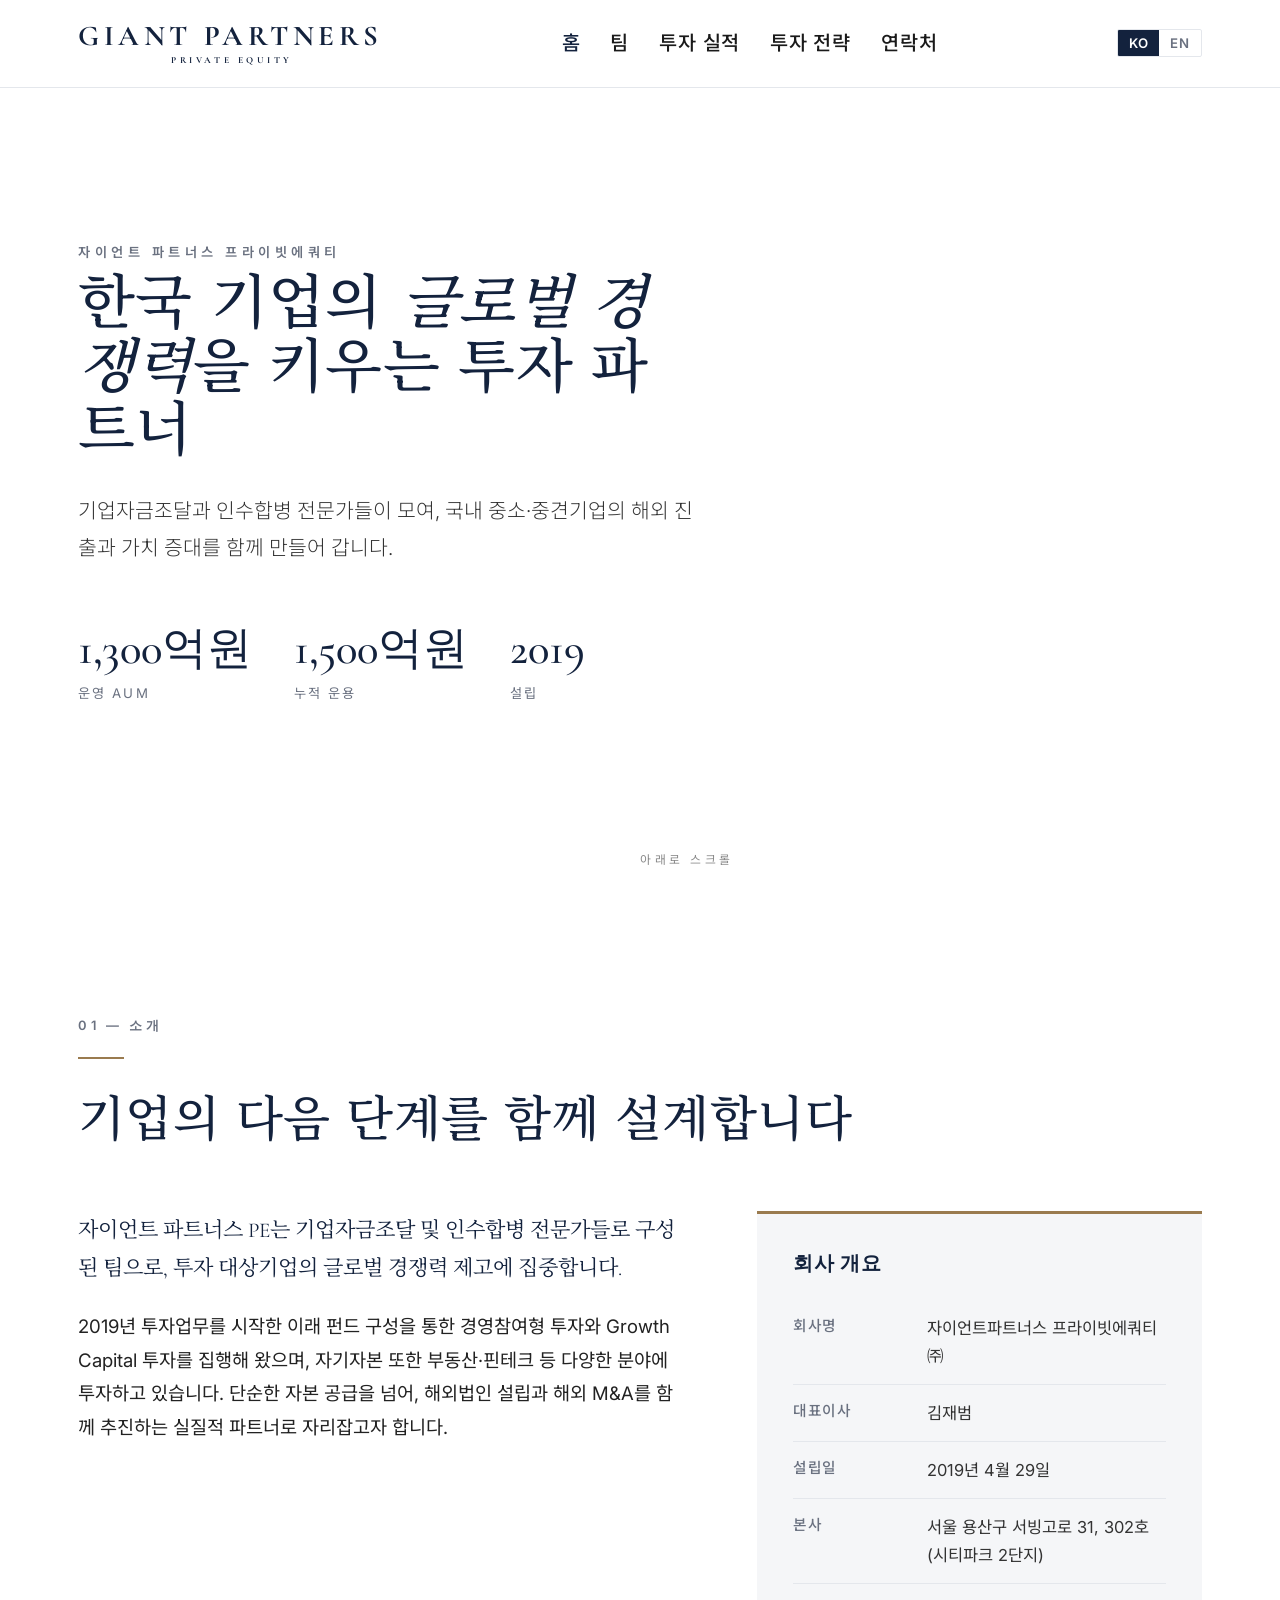
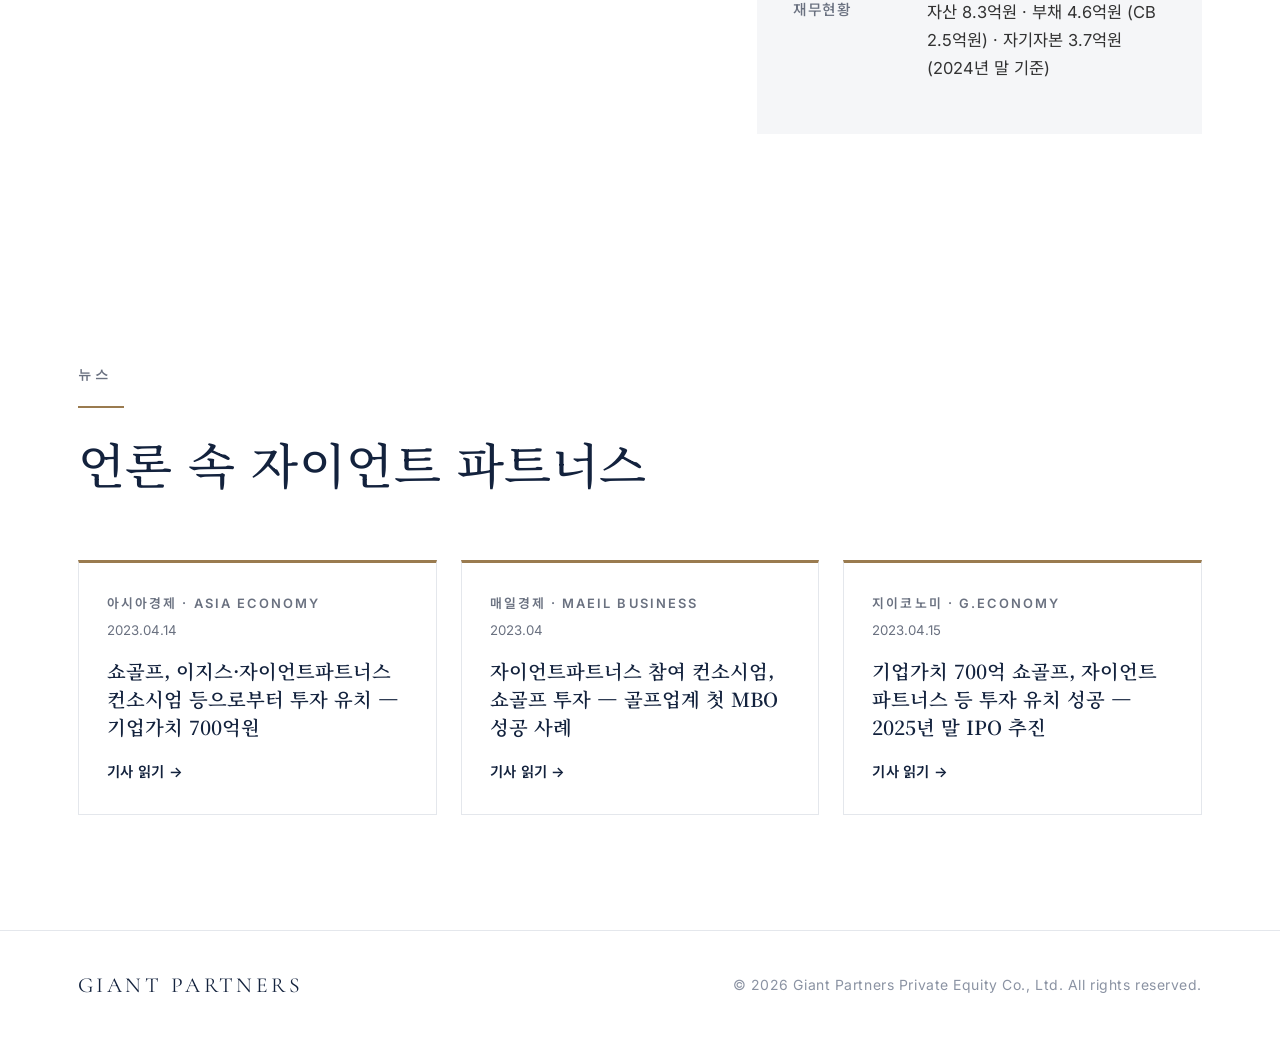
<file: index.html>
<!DOCTYPE html>
<html lang="ko">
<head>
<meta charset="UTF-8" />
<meta name="viewport" content="width=device-width, initial-scale=1.0" />
<title>Giant Partners Private Equity</title>
<meta name="description" content="Giant Partners Private Equity — 국내 중소·중견기업의 글로벌 경쟁력 제고에 집중하는 사모펀드 운용사 / A private equity firm focused on the global competitiveness of Korean middle-market companies." />
<link rel="preconnect" href="https://fonts.googleapis.com">
<link rel="preconnect" href="https://fonts.gstatic.com" crossorigin>
<link href="https://fonts.googleapis.com/css2?family=Cormorant+Garamond:ital,wght@0,400;0,500;0,600;1,400&family=Inter:wght@300;400;500;600&family=Noto+Sans+KR:wght@300;400;500;700&family=Noto+Serif+KR:wght@400;500;600&display=swap" rel="stylesheet">
<link rel="stylesheet" href="./static/style.css?v=5">
<script src="./static/script.js" defer></script>
</head>
<body class="lang-ko">

<!-- ================= TOP BAR ================= -->
<header class="topbar" id="topbar">
  <div class="topbar-inner">
    <a href="index.html" class="logo">
      <span class="logo-mark">GIANT PARTNERS</span>
      <span class="logo-sub">Private Equity</span>
    </a>
    <nav class="nav-links" id="navLinks">
      <a class="active" href="index.html"><span class="ko">홈</span><span class="en">Home</span></a>
      <a href="views/team.html"><span class="ko">팀</span><span class="en">Team</span></a>
      <a href="views/track-record.html"><span class="ko">투자 실적</span><span class="en">Track Record</span></a>
      <a href="views/strategy.html"><span class="ko">투자 전략</span><span class="en">Strategy</span></a>
      <a href="views/contact.html"><span class="ko">연락처</span><span class="en">Contact</span></a>
    </nav>
    <div style="display:flex;align-items:center;gap:16px;">
      <div class="lang-switch">
        <button class="lang-btn active" data-lang="ko" onclick="setLang('ko')">KO</button>
        <button class="lang-btn" data-lang="en" onclick="setLang('en')">EN</button>
      </div>
      <button class="nav-toggle" id="navToggle" aria-label="Menu"><span></span><span></span><span></span></button>
    </div>
  </div>
</header>

<!-- ================= HERO ================= -->
<section class="hero" id="top">
  <div class="hero-inner">
    <span class="hero-eyebrow"><span class="ko">자이언트 파트너스 프라이빗에쿼티</span><span class="en">Giant Partners Private Equity</span></span>
    <h1>
      <span class="ko">한국 기업의 <em>글로벌 경쟁력</em>을 키우는 투자 파트너</span>
      <span class="en">A partner in building the <em>global competitiveness</em> of Korean companies</span>
    </h1>
    <p class="sub">
      <span class="ko">기업자금조달과 인수합병 전문가들이 모여, 국내 중소·중견기업의 해외 진출과 가치 증대를 함께 만들어 갑니다.</span>
      <span class="en">A team of corporate-finance and M&amp;A specialists partnering with Korea's middle-market companies to drive overseas expansion and lasting value creation.</span>
    </p>
    <div class="hero-meta">
      <div class="stat"><span class="num"><span class="ko">1,300억원</span><span class="en">₩130B</span></span><span class="lbl"><span class="ko">운영 AUM</span><span class="en">AUM under management</span></span></div>
      <div class="stat"><span class="num"><span class="ko">1,500억원</span><span class="en">₩150B</span></span><span class="lbl"><span class="ko">누적 운용</span><span class="en">Cumulative capital</span></span></div>
      <div class="stat"><span class="num">2019</span><span class="lbl"><span class="ko">설립</span><span class="en">Established</span></span></div>
    </div>
  </div>
  <span class="scroll-cue"><span class="ko">아래로 스크롤</span><span class="en">Scroll</span></span>
</section>

<!-- ================= ABOUT ================= -->
<section id="about" class="band-paper2">
  <div class="wrap">
    <div class="section-head reveal">
      <span class="eyebrow"><span class="ko">01 — 소개</span><span class="en">01 — About</span></span>
      <div class="divider"></div>
      <h2 class="section-title"><span class="ko">기업의 다음 단계를 함께 설계합니다</span><span class="en">Designing the next chapter for our companies</span></h2>
    </div>
    <div class="about-grid">
      <div class="about-copy reveal">
        <p>
          <span class="ko">자이언트 파트너스 PE는 기업자금조달 및 인수합병 전문가들로 구성된 팀으로, 투자 대상기업의 글로벌 경쟁력 제고에 집중합니다.</span>
          <span class="en">Giant Partners PE is a team of corporate-financing and M&amp;A specialists, focused on enhancing the global competitiveness of the companies we invest in.</span>
        </p>
        <p>
          <span class="ko">2019년 투자업무를 시작한 이래 펀드 구성을 통한 경영참여형 투자와 Growth Capital 투자를 집행해 왔으며, 자기자본 또한 부동산·핀테크 등 다양한 분야에 투자하고 있습니다. 단순한 자본 공급을 넘어, 해외법인 설립과 해외 M&A를 함께 추진하는 실질적 파트너로 자리잡고자 합니다.</span>
          <span class="en">Since beginning investment activity in 2019, we have executed control (buyout) and growth-capital investments through fund structures, while also deploying our own balance sheet across real estate, fintech and other sectors. Beyond supplying capital, we aim to be a hands-on partner — establishing overseas entities and pursuing cross-border M&amp;A alongside our portfolio companies.</span>
        </p>
      </div>
      <div class="fact-card reveal">
        <h3><span class="ko">회사 개요</span><span class="en">Company Profile</span></h3>
        <dl style="margin:0;">
          <div class="fact-row"><dt><span class="ko">회사명</span><span class="en">Entity</span></dt><dd><span class="ko">자이언트파트너스 프라이빗에쿼티㈜</span><span class="en">Giant Partners Private Equity Co., Ltd.</span></dd></div>
          <div class="fact-row"><dt><span class="ko">대표이사</span><span class="en">CEO</span></dt><dd><span class="ko">김재범</span><span class="en">Jaebeom Kim</span></dd></div>
          <div class="fact-row"><dt><span class="ko">설립일</span><span class="en">Established</span></dt><dd><span class="ko">2019년 4월 29일</span><span class="en">April 29, 2019</span></dd></div>
          <div class="fact-row"><dt><span class="ko">본사</span><span class="en">Head Office</span></dt><dd><span class="ko">서울 용산구 서빙고로 31, 302호 (시티파크 2단지)</span><span class="en">Unit 302, 31 Seobinggo-ro, Yongsan-gu, Seoul (City Park II)</span></dd></div>
          <div class="fact-row"><dt><span class="ko">재무현황</span><span class="en">Financials</span></dt><dd><span class="ko">자산 8.3억원 · 부채 4.6억원 (CB 2.5억원) · 자기자본 3.7억원 (2024년 말 기준)</span><span class="en">Assets ₩830M · Liabilities ₩460M (incl. ₩250M CB) · Equity ₩370M (as of YE 2024)</span></dd></div>
        </dl>
      </div>
    </div>
  </div>
</section>

<!-- ================= NEWS ================= -->
<section id="news">
  <div class="wrap">
    <div class="section-head reveal">
      <span class="eyebrow"><span class="ko">뉴스</span><span class="en">In the News</span></span>
      <div class="divider"></div>
      <h2 class="section-title"><span class="ko">언론 속 자이언트 파트너스</span><span class="en">Giant Partners in the press</span></h2>
    </div>
    <div class="news-grid">
      <a class="news-card reveal" href="https://v.daum.net/v/qj23Gfpa3e" target="_blank" rel="noopener">
        <span class="news-source">아시아경제 · Asia Economy</span>
        <span class="news-date">2023.04.14</span>
        <h3 class="news-title"><span class="ko">쇼골프, 이지스·자이언트파트너스 컨소시엄 등으로부터 투자 유치 — 기업가치 700억원</span><span class="en">SHOW Golf raises capital from a consortium including IGIS and Giant Partners — valued at ₩70B</span></h3>
        <span class="news-more"><span class="ko">기사 읽기 →</span><span class="en">Read the article →</span></span>
      </a>
      <a class="news-card reveal" href="https://www.mk.co.kr/news/stock/9692551" target="_blank" rel="noopener">
        <span class="news-source">매일경제 · Maeil Business</span>
        <span class="news-date">2023.04</span>
        <h3 class="news-title"><span class="ko">자이언트파트너스 참여 컨소시엄, 쇼골프 투자 — 골프업계 첫 MBO 성공 사례</span><span class="en">Consortium including Giant Partners backs SHOW Golf — the golf sector's first successful MBO</span></h3>
        <span class="news-more"><span class="ko">기사 읽기 →</span><span class="en">Read the article →</span></span>
      </a>
      <a class="news-card reveal" href="https://www.geconomy.co.kr/news/article.html?no=276914" target="_blank" rel="noopener">
        <span class="news-source">지이코노미 · G.ECONOMY</span>
        <span class="news-date">2023.04.15</span>
        <h3 class="news-title"><span class="ko">기업가치 700억 쇼골프, 자이언트파트너스 등 투자 유치 성공 — 2025년 말 IPO 추진</span><span class="en">SHOW Golf, valued at ₩70B, secures backing from Giant Partners and others — IPO targeted for late 2025</span></h3>
        <span class="news-more"><span class="ko">기사 읽기 →</span><span class="en">Read the article →</span></span>
      </a>
    </div>
  </div>
</section>

<!-- ================= FOOTER ================= -->
<footer class="band-ink" style="padding:36px 0;">
  <div class="wrap" style="display:flex;justify-content:space-between;flex-wrap:wrap;gap:16px;align-items:center;">
    <span class="foot-logo">GIANT PARTNERS</span>
    <span style="font-size:.78rem;color:#8b93a3;letter-spacing:.04em;">© 2026 Giant Partners Private Equity Co., Ltd. <span class="ko">All rights reserved.</span><span class="en">All rights reserved.</span></span>
  </div>
</footer>

</body>
</html>
</file>
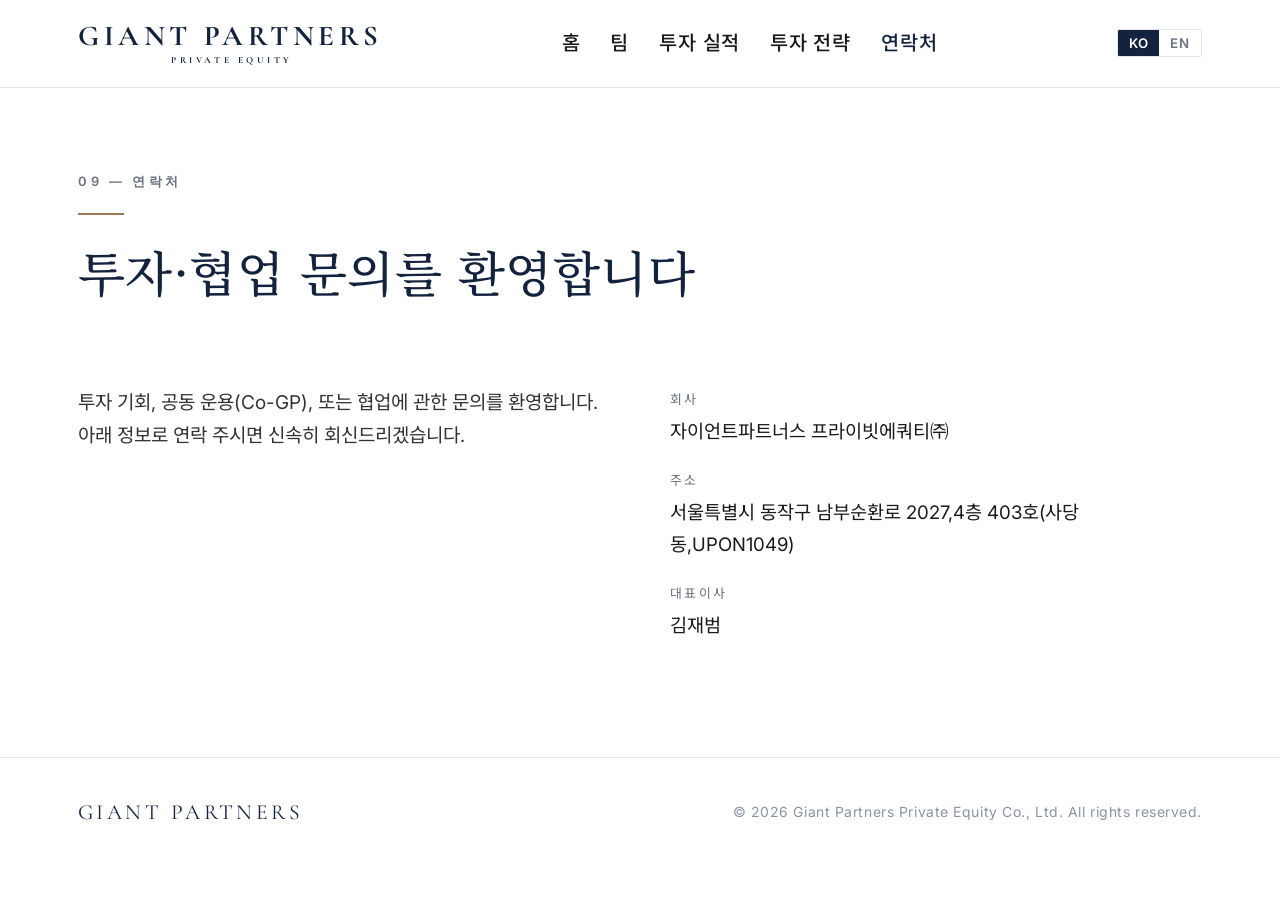
<file: views/contact.html>
<!DOCTYPE html>
<html lang="ko">
<head>
<meta charset="UTF-8" />
<meta name="viewport" content="width=device-width, initial-scale=1.0" />
<title>Contact — Giant Partners Private Equity</title>
<meta name="description" content="Giant Partners Private Equity 연락처 / Contact Giant Partners Private Equity." />
<link rel="preconnect" href="https://fonts.googleapis.com">
<link rel="preconnect" href="https://fonts.gstatic.com" crossorigin>
<link href="https://fonts.googleapis.com/css2?family=Cormorant+Garamond:ital,wght@0,400;0,500;0,600;1,400&family=Inter:wght@300;400;500;600&family=Noto+Sans+KR:wght@300;400;500;700&family=Noto+Serif+KR:wght@400;500;600&display=swap" rel="stylesheet">
<link rel="stylesheet" href="../static/style.css?v=5">
<script src="../static/script.js" defer></script>
</head>
<body class="lang-ko">

<!-- ================= TOP BAR ================= -->
<header class="topbar" id="topbar">
  <div class="topbar-inner">
    <a href="../index.html" class="logo">
      <span class="logo-mark">GIANT PARTNERS</span>
      <span class="logo-sub">Private Equity</span>
    </a>
    <nav class="nav-links" id="navLinks">
      <a href="../index.html"><span class="ko">홈</span><span class="en">Home</span></a>
      <a href="team.html"><span class="ko">팀</span><span class="en">Team</span></a>
      <a href="track-record.html"><span class="ko">투자 실적</span><span class="en">Track Record</span></a>
      <a href="strategy.html"><span class="ko">투자 전략</span><span class="en">Strategy</span></a>
      <a class="active" href="contact.html"><span class="ko">연락처</span><span class="en">Contact</span></a>
    </nav>
    <div style="display:flex;align-items:center;gap:16px;">
      <div class="lang-switch">
        <button class="lang-btn active" data-lang="ko" onclick="setLang('ko')">KO</button>
        <button class="lang-btn" data-lang="en" onclick="setLang('en')">EN</button>
      </div>
      <button class="nav-toggle" id="navToggle" aria-label="Menu"><span></span><span></span><span></span></button>
    </div>
  </div>
</header>

<!-- ================= CONTACT ================= -->
<section id="contact" class="band-ink first">
  <div class="wrap">
    <div class="section-head reveal">
      <span class="eyebrow"><span class="ko">09 — 연락처</span><span class="en">09 — Contact</span></span>
      <div class="divider"></div>
      <h2 class="section-title"><span class="ko">투자·협업 문의를 환영합니다</span><span class="en">We welcome investment and partnership enquiries</span></h2>
    </div>
    <div class="contact-grid">
      <div class="reveal">
        <p class="lead"><span class="ko">투자 기회, 공동 운용(Co-GP), 또는 협업에 관한 문의를 환영합니다. 아래 정보로 연락 주시면 신속히 회신드리겠습니다.</span><span class="en">We welcome enquiries about investment opportunities, Co-GP arrangements and partnerships. Reach us using the details below and we will respond promptly.</span></p>
      </div>
      <div class="reveal">
        <dl class="contact-info" style="margin:0;">
          <dt><span class="ko">회사</span><span class="en">Entity</span></dt>
          <dd><span class="ko">자이언트파트너스 프라이빗에쿼티㈜</span><span class="en">Giant Partners Private Equity Co., Ltd.</span></dd>
          <dt><span class="ko">주소</span><span class="en">Address</span></dt>
          <dd><span class="ko">서울특별시 동작구 남부순환로 2027,4층 403호(사당동,UPON1049)</span><span class="en">Unit 403, 4th Floor, 2027 Nambusunhwan-ro, Dongjak-gu, Seoul, Korea</span></dd>
          <dt><span class="ko">대표이사</span><span class="en">CEO</span></dt>
          <dd><span class="ko">김재범</span><span class="en">Jaebeom Kim</span></dd>
        </dl>
      </div>
    </div>
  </div>
</section>

<!-- ================= FOOTER ================= -->
<footer class="band-ink" style="padding:36px 0;">
  <div class="wrap" style="display:flex;justify-content:space-between;flex-wrap:wrap;gap:16px;align-items:center;">
    <span class="foot-logo">GIANT PARTNERS</span>
    <span style="font-size:.78rem;color:#8b93a3;letter-spacing:.04em;">© 2026 Giant Partners Private Equity Co., Ltd. <span class="ko">All rights reserved.</span><span class="en">All rights reserved.</span></span>
  </div>
</footer>

</body>
</html>
</file>
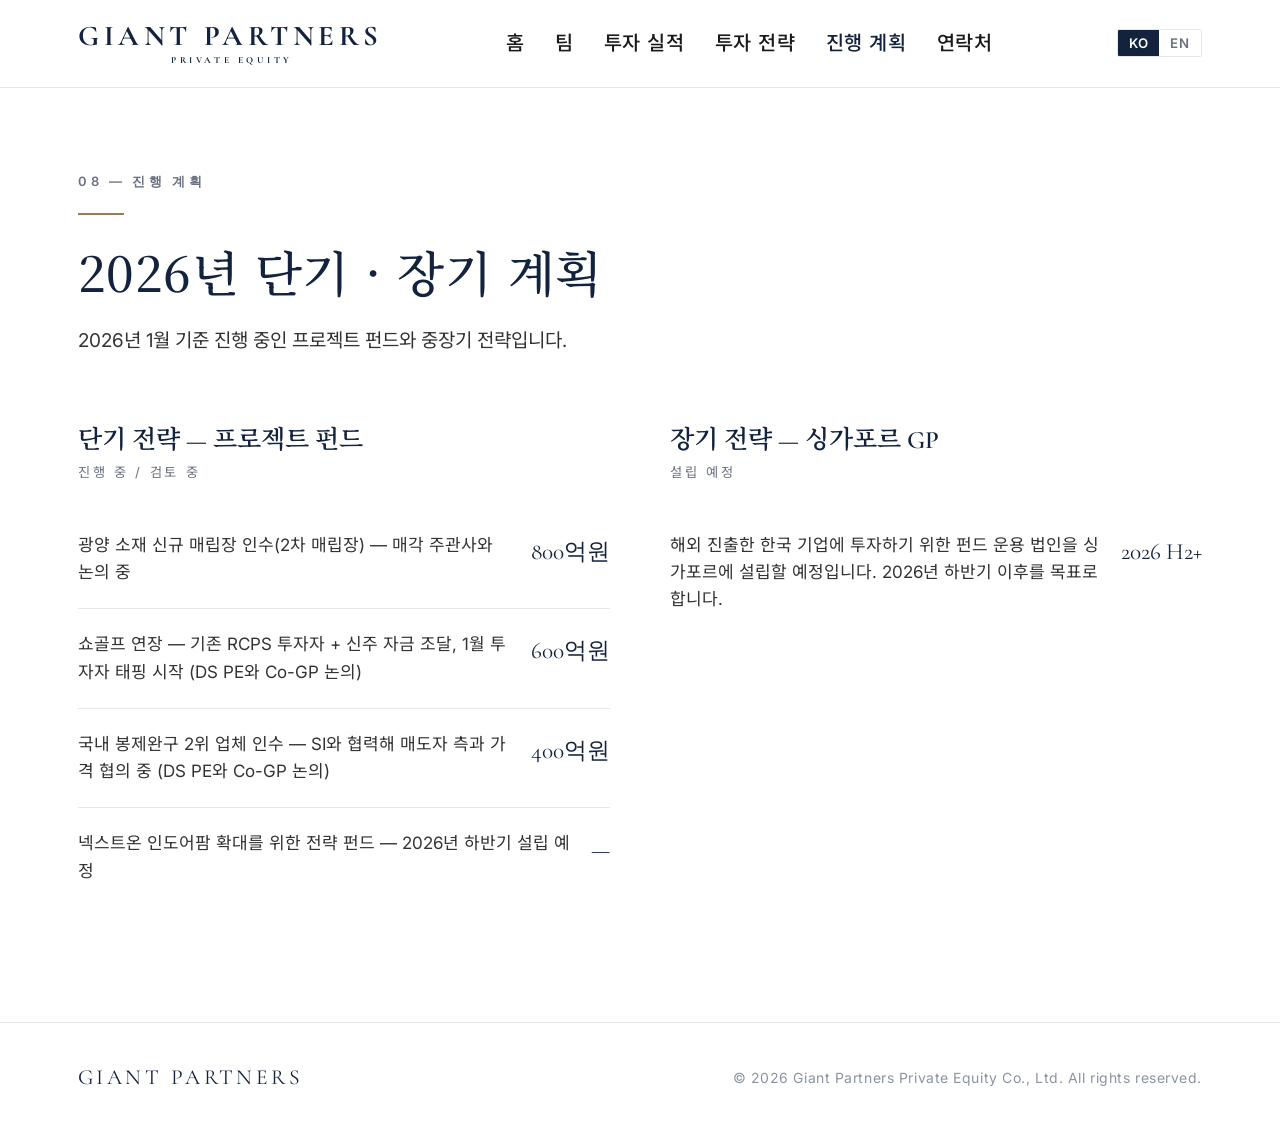
<file: views/pipeline.html>
<!DOCTYPE html>
<html lang="ko">
<head>
<meta charset="UTF-8" />
<meta name="viewport" content="width=device-width, initial-scale=1.0" />
<title>Pipeline — Giant Partners Private Equity</title>
<meta name="description" content="Giant Partners Private Equity 2026년 단기·장기 진행 계획 / Near- and long-term pipeline for 2026." />
<link rel="preconnect" href="https://fonts.googleapis.com">
<link rel="preconnect" href="https://fonts.gstatic.com" crossorigin>
<link href="https://fonts.googleapis.com/css2?family=Cormorant+Garamond:ital,wght@0,400;0,500;0,600;1,400&family=Inter:wght@300;400;500;600&family=Noto+Sans+KR:wght@300;400;500;700&family=Noto+Serif+KR:wght@400;500;600&display=swap" rel="stylesheet">
<link rel="stylesheet" href="../static/style.css">
<script src="../static/script.js" defer></script>
</head>
<body class="lang-ko">

<!-- ================= TOP BAR ================= -->
<header class="topbar" id="topbar">
  <div class="topbar-inner">
    <a href="../index.html" class="logo">
      <span class="logo-mark">GIANT PARTNERS</span>
      <span class="logo-sub">Private Equity</span>
    </a>
    <nav class="nav-links" id="navLinks">
      <a href="../index.html"><span class="ko">홈</span><span class="en">Home</span></a>
      <a href="team.html"><span class="ko">팀</span><span class="en">Team</span></a>
      <a href="track-record.html"><span class="ko">투자 실적</span><span class="en">Track Record</span></a>
      <a href="strategy.html"><span class="ko">투자 전략</span><span class="en">Strategy</span></a>
      <a class="active" href="pipeline.html"><span class="ko">진행 계획</span><span class="en">Pipeline</span></a>
      <a href="contact.html"><span class="ko">연락처</span><span class="en">Contact</span></a>
    </nav>
    <div style="display:flex;align-items:center;gap:16px;">
      <div class="lang-switch">
        <button class="lang-btn active" data-lang="ko" onclick="setLang('ko')">KO</button>
        <button class="lang-btn" data-lang="en" onclick="setLang('en')">EN</button>
      </div>
      <button class="nav-toggle" id="navToggle" aria-label="Menu"><span></span><span></span><span></span></button>
    </div>
  </div>
</header>

<!-- ================= PIPELINE ================= -->
<section id="pipeline" class="band-ink first">
  <div class="wrap">
    <div class="section-head reveal">
      <span class="eyebrow"><span class="ko">08 — 진행 계획</span><span class="en">08 — Pipeline</span></span>
      <div class="divider"></div>
      <h2 class="section-title"><span class="ko">2026년 단기 · 장기 계획</span><span class="en">2026 near- and long-term plans</span></h2>
      <p class="lead" style="margin-top:1.4rem;"><span class="ko">2026년 1월 기준 진행 중인 프로젝트 펀드와 중장기 전략입니다.</span><span class="en">Active project funds and longer-term strategy, as of January 2026.</span></p>
    </div>
    <div class="pipe-grid">
      <div class="pipe-col reveal">
        <h3><span class="ko">단기 전략 — 프로젝트 펀드</span><span class="en">Near-term — Project Funds</span></h3>
        <span class="ck"><span class="ko">진행 중 / 검토 중</span><span class="en">In progress / under review</span></span>
        <div class="pipe-item"><p><span class="ko">광양 소재 신규 매립장 인수(2차 매립장) — 매각 주관사와 논의 중</span><span class="en">Acquisition of a new landfill in Gwangyang (second landfill) — in discussion with the sell-side advisor</span></p><span class="amt"><span class="ko">800억원</span><span class="en">₩80B</span></span></div>
        <div class="pipe-item"><p><span class="ko">쇼골프 연장 — 기존 RCPS 투자자 + 신주 자금 조달, 1월 투자자 태핑 시작 (DS PE와 Co-GP 논의)</span><span class="en">SHOW Golf extension — existing RCPS investors plus new equity; investor tapping began in January (Co-GP talks with DS PE)</span></p><span class="amt"><span class="ko">600억원</span><span class="en">₩60B</span></span></div>
        <div class="pipe-item"><p><span class="ko">국내 봉제완구 2위 업체 인수 — SI와 협력해 매도자 측과 가격 협의 중 (DS PE와 Co-GP 논의)</span><span class="en">Acquisition of Korea's No.2 plush-toy maker — negotiating price with the seller alongside a strategic partner (Co-GP talks with DS PE)</span></p><span class="amt"><span class="ko">400억원</span><span class="en">₩40B</span></span></div>
        <div class="pipe-item"><p><span class="ko">넥스트온 인도어팜 확대를 위한 전략 펀드 — 2026년 하반기 설립 예정</span><span class="en">Strategic fund to expand NextOn's indoor farming — planned launch in H2 2026</span></p><span class="amt">—</span></div>
      </div>
      <div class="pipe-col reveal">
        <h3><span class="ko">장기 전략 — 싱가포르 GP</span><span class="en">Long-term — Singapore GP</span></h3>
        <span class="ck"><span class="ko">설립 예정</span><span class="en">Planned</span></span>
        <div class="pipe-item"><p><span class="ko">해외 진출한 한국 기업에 투자하기 위한 펀드 운용 법인을 싱가포르에 설립할 예정입니다. 2026년 하반기 이후를 목표로 합니다.</span><span class="en">Establishing a fund-management entity in Singapore to invest in Korean companies expanding overseas, targeted for after H2 2026.</span></p><span class="amt">2026 H2+</span></div>
      </div>
    </div>
  </div>
</section>

<!-- ================= FOOTER ================= -->
<footer class="band-ink" style="padding:36px 0;">
  <div class="wrap" style="display:flex;justify-content:space-between;flex-wrap:wrap;gap:16px;align-items:center;">
    <span class="foot-logo">GIANT PARTNERS</span>
    <span style="font-size:.78rem;color:#8b93a3;letter-spacing:.04em;">© 2026 Giant Partners Private Equity Co., Ltd. <span class="ko">All rights reserved.</span><span class="en">All rights reserved.</span></span>
  </div>
</footer>

</body>
</html>
</file>
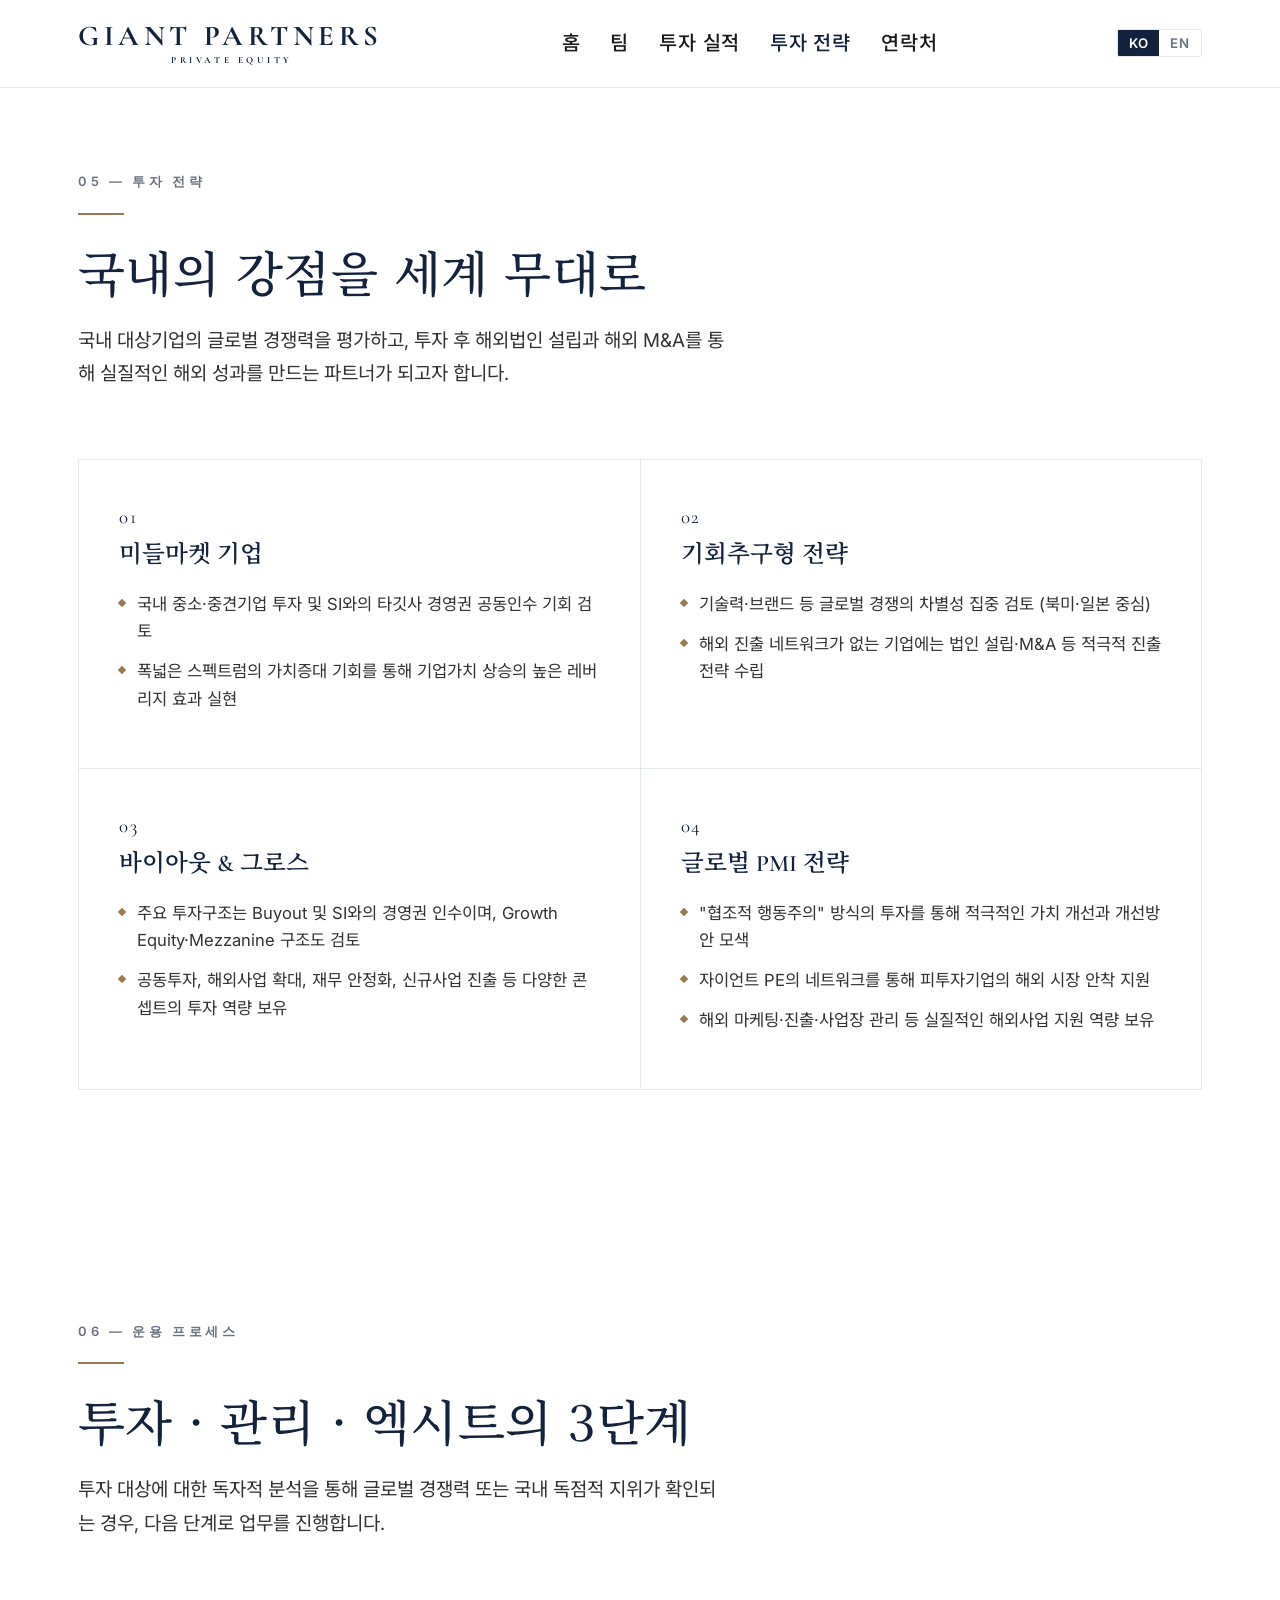
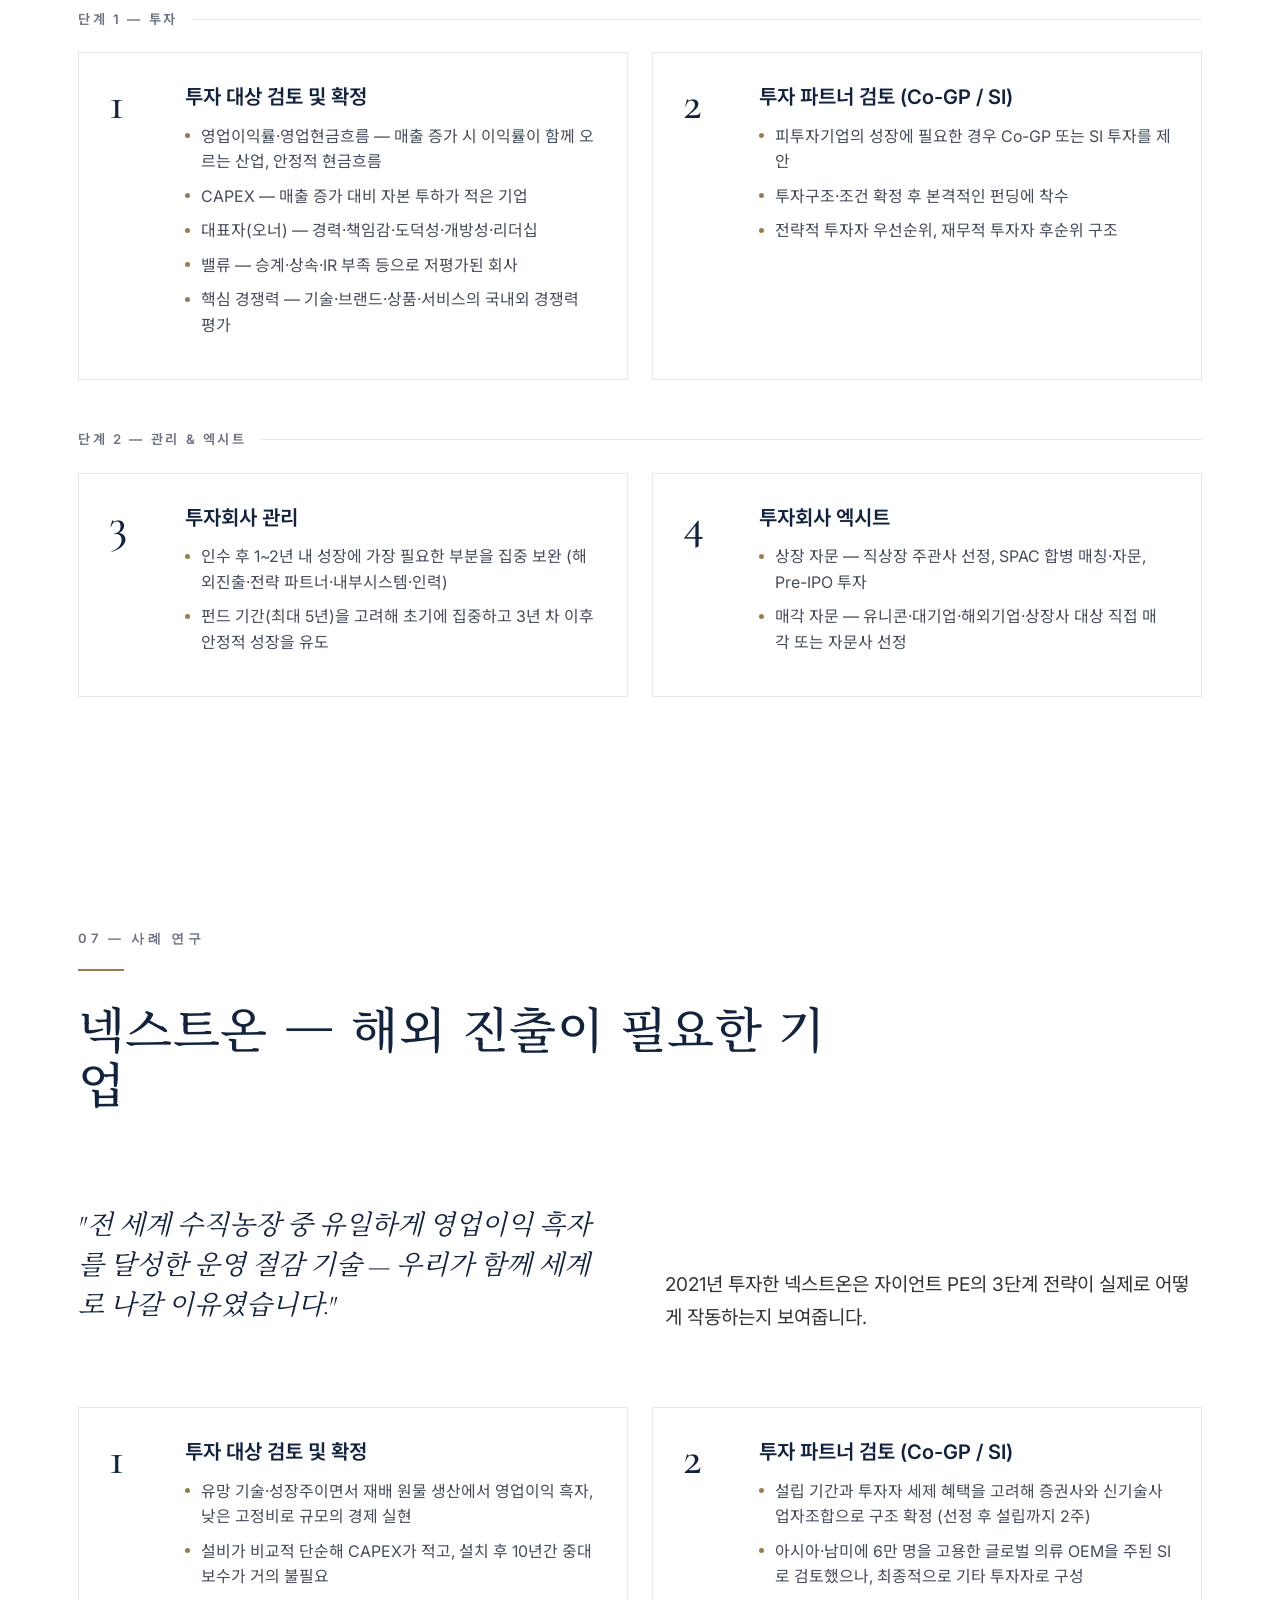
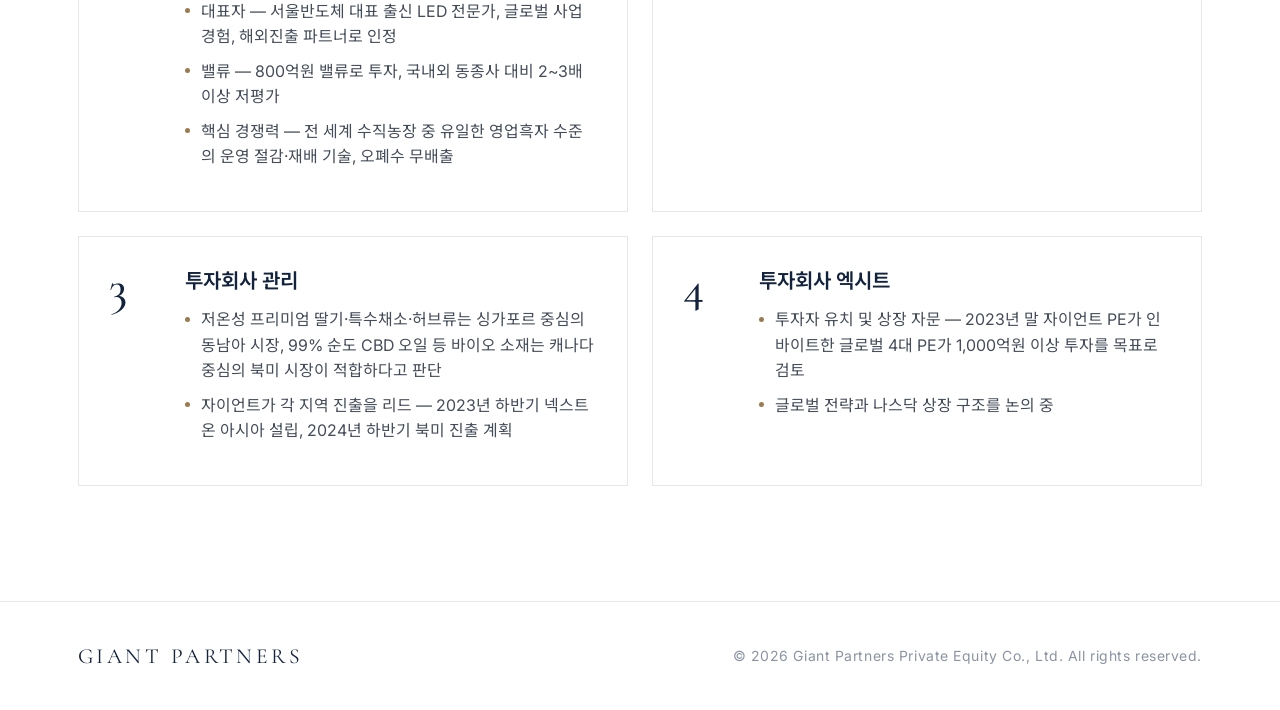
<file: views/strategy.html>
<!DOCTYPE html>
<html lang="ko">
<head>
<meta charset="UTF-8" />
<meta name="viewport" content="width=device-width, initial-scale=1.0" />
<title>Strategy — Giant Partners Private Equity</title>
<meta name="description" content="Giant Partners Private Equity 투자 전략, 운용 프로세스, 사례 연구 / Investment strategy, process and a case study." />
<link rel="preconnect" href="https://fonts.googleapis.com">
<link rel="preconnect" href="https://fonts.gstatic.com" crossorigin>
<link href="https://fonts.googleapis.com/css2?family=Cormorant+Garamond:ital,wght@0,400;0,500;0,600;1,400&family=Inter:wght@300;400;500;600&family=Noto+Sans+KR:wght@300;400;500;700&family=Noto+Serif+KR:wght@400;500;600&display=swap" rel="stylesheet">
<link rel="stylesheet" href="../static/style.css?v=5">
<script src="../static/script.js" defer></script>
</head>
<body class="lang-ko">

<!-- ================= TOP BAR ================= -->
<header class="topbar" id="topbar">
  <div class="topbar-inner">
    <a href="../index.html" class="logo">
      <span class="logo-mark">GIANT PARTNERS</span>
      <span class="logo-sub">Private Equity</span>
    </a>
    <nav class="nav-links" id="navLinks">
      <a href="../index.html"><span class="ko">홈</span><span class="en">Home</span></a>
      <a href="team.html"><span class="ko">팀</span><span class="en">Team</span></a>
      <a href="track-record.html"><span class="ko">투자 실적</span><span class="en">Track Record</span></a>
      <a class="active" href="strategy.html"><span class="ko">투자 전략</span><span class="en">Strategy</span></a>
      <a href="contact.html"><span class="ko">연락처</span><span class="en">Contact</span></a>
    </nav>
    <div style="display:flex;align-items:center;gap:16px;">
      <div class="lang-switch">
        <button class="lang-btn active" data-lang="ko" onclick="setLang('ko')">KO</button>
        <button class="lang-btn" data-lang="en" onclick="setLang('en')">EN</button>
      </div>
      <button class="nav-toggle" id="navToggle" aria-label="Menu"><span></span><span></span><span></span></button>
    </div>
  </div>
</header>

<!-- ================= STRATEGY: PILLARS ================= -->
<section id="strategy" class="band-ink first">
  <div class="wrap">
    <div class="section-head reveal">
      <span class="eyebrow"><span class="ko">05 — 투자 전략</span><span class="en">05 — Investment Strategy</span></span>
      <div class="divider"></div>
      <h2 class="section-title"><span class="ko">국내의 강점을 세계 무대로</span><span class="en">From local strength to global scale</span></h2>
      <p class="lead" style="margin-top:1.4rem;"><span class="ko">국내 대상기업의 글로벌 경쟁력을 평가하고, 투자 후 해외법인 설립과 해외 M&A를 통해 실질적인 해외 성과를 만드는 파트너가 되고자 합니다.</span><span class="en">We assess the global potential of Korean companies, then act as a hands-on partner to deliver real overseas results — through new foreign entities and cross-border M&amp;A.</span></p>
    </div>
    <div class="pillars reveal">
      <div class="pillar">
        <span class="pno">01</span>
        <h4><span class="ko">미들마켓 기업</span><span class="en">Middle-Market Enterprises</span></h4>
        <ul>
          <li><span class="ko">국내 중소·중견기업 투자 및 SI와의 타깃사 경영권 공동인수 기회 검토</span><span class="en">Investing in Korean middle-market companies and exploring joint control acquisitions with strategic partners</span></li>
          <li><span class="ko">폭넓은 스펙트럼의 가치증대 기회를 통해 기업가치 상승의 높은 레버리지 효과 실현</span><span class="en">Pursuing a broad spectrum of value-creation levers to drive high upside in enterprise value</span></li>
        </ul>
      </div>
      <div class="pillar">
        <span class="pno">02</span>
        <h4><span class="ko">기회추구형 전략</span><span class="en">Opportunistic Strategy</span></h4>
        <ul>
          <li><span class="ko">기술력·브랜드 등 글로벌 경쟁의 차별성 집중 검토 (북미·일본 중심)</span><span class="en">Focusing on globally differentiated technology and brands (centered on North America and Japan)</span></li>
          <li><span class="ko">해외 진출 네트워크가 없는 기업에는 법인 설립·M&A 등 적극적 진출 전략 수립</span><span class="en">For companies without overseas networks, building active entry strategies via new entities and M&amp;A</span></li>
        </ul>
      </div>
      <div class="pillar">
        <span class="pno">03</span>
        <h4><span class="ko">바이아웃 &amp; 그로스</span><span class="en">Buyout &amp; Growth Capital</span></h4>
        <ul>
          <li><span class="ko">주요 투자구조는 Buyout 및 SI와의 경영권 인수이며, Growth Equity·Mezzanine 구조도 검토</span><span class="en">Core structures are buyouts and strategic-partner control deals, alongside growth-equity and mezzanine</span></li>
          <li><span class="ko">공동투자, 해외사업 확대, 재무 안정화, 신규사업 진출 등 다양한 콘셉트의 투자 역량 보유</span><span class="en">Capability across co-investment, overseas expansion, balance-sheet stabilization and new-business entry</span></li>
        </ul>
      </div>
      <div class="pillar">
        <span class="pno">04</span>
        <h4><span class="ko">글로벌 PMI 전략</span><span class="en">Global PMI Strategy</span></h4>
        <ul>
          <li><span class="ko">"협조적 행동주의" 방식의 투자를 통해 적극적인 가치 개선과 개선방안 모색</span><span class="en">A "collaborative activist" approach to drive active value improvement</span></li>
          <li><span class="ko">자이언트 PE의 네트워크를 통해 피투자기업의 해외 시장 안착 지원</span><span class="en">Leveraging our network to help portfolio companies establish themselves abroad</span></li>
          <li><span class="ko">해외 마케팅·진출·사업장 관리 등 실질적인 해외사업 지원 역량 보유</span><span class="en">Hands-on support across overseas marketing, market entry and site management</span></li>
        </ul>
      </div>
    </div>
  </div>
</section>

<!-- ================= STRATEGY: PROCESS ================= -->
<section id="process">
  <div class="wrap">
    <div class="section-head reveal">
      <span class="eyebrow"><span class="ko">06 — 운용 프로세스</span><span class="en">06 — Investment Process</span></span>
      <div class="divider"></div>
      <h2 class="section-title"><span class="ko">투자 · 관리 · 엑시트의 3단계</span><span class="en">A three-phase approach</span></h2>
      <p class="lead" style="margin-top:1.4rem;"><span class="ko">투자 대상에 대한 독자적 분석을 통해 글로벌 경쟁력 또는 국내 독점적 지위가 확인되는 경우, 다음 단계로 업무를 진행합니다.</span><span class="en">When our independent analysis confirms global competitiveness or a dominant domestic position, we proceed through the following stages.</span></p>
    </div>

    <div class="phase-label"><span class="ko">단계 1 — 투자</span><span class="en">Phase 1 — Investing</span></div>
    <div class="steps">
      <div class="step reveal">
        <span class="sno">1</span>
        <div>
          <h4><span class="ko">투자 대상 검토 및 확정</span><span class="en">Target review &amp; selection</span></h4>
          <ul>
            <li><span class="ko">영업이익률·영업현금흐름 — 매출 증가 시 이익률이 함께 오르는 산업, 안정적 현금흐름</span><span class="en">Operating margin &amp; cash flow — sectors where margins rise with revenue, with stable cash generation</span></li>
            <li><span class="ko">CAPEX — 매출 증가 대비 자본 투하가 적은 기업</span><span class="en">CAPEX — low capital intensity relative to growth</span></li>
            <li><span class="ko">대표자(오너) — 경력·책임감·도덕성·개방성·리더십</span><span class="en">Founder/owner — track record, accountability, integrity, openness, leadership</span></li>
            <li><span class="ko">밸류 — 승계·상속·IR 부족 등으로 저평가된 회사</span><span class="en">Valuation — companies underpriced due to succession, inheritance or limited IR</span></li>
            <li><span class="ko">핵심 경쟁력 — 기술·브랜드·상품·서비스의 국내외 경쟁력 평가</span><span class="en">Core edge — assessing technology, brand, product and service competitiveness at home and abroad</span></li>
          </ul>
        </div>
      </div>
      <div class="step reveal">
        <span class="sno">2</span>
        <div>
          <h4><span class="ko">투자 파트너 검토 (Co-GP / SI)</span><span class="en">Partner review (Co-GP / SI)</span></h4>
          <ul>
            <li><span class="ko">피투자기업의 성장에 필요한 경우 Co-GP 또는 SI 투자를 제안</span><span class="en">Proposing Co-GP or strategic-investor participation where it accelerates growth</span></li>
            <li><span class="ko">투자구조·조건 확정 후 본격적인 펀딩에 착수</span><span class="en">Launching full fundraising once structure and terms are set</span></li>
            <li><span class="ko">전략적 투자자 우선순위, 재무적 투자자 후순위 구조</span><span class="en">Strategic investors senior, financial investors subordinate</span></li>
          </ul>
        </div>
      </div>
    </div>

    <div class="phase-label"><span class="ko">단계 2 — 관리 &amp; 엑시트</span><span class="en">Phase 2 — Managing &amp; Exiting</span></div>
    <div class="steps">
      <div class="step reveal">
        <span class="sno">3</span>
        <div>
          <h4><span class="ko">투자회사 관리</span><span class="en">Portfolio management</span></h4>
          <ul>
            <li><span class="ko">인수 후 1~2년 내 성장에 가장 필요한 부분을 집중 보완 (해외진출·전략 파트너·내부시스템·인력)</span><span class="en">Within the first 1–2 years, concentrating on the highest-impact gaps — overseas entry, partners, systems, talent</span></li>
            <li><span class="ko">펀드 기간(최대 5년)을 고려해 초기에 집중하고 3년 차 이후 안정적 성장을 유도</span><span class="en">Front-loading effort given the fund's five-year horizon, then guiding steady growth from year three</span></li>
          </ul>
        </div>
      </div>
      <div class="step reveal">
        <span class="sno">4</span>
        <div>
          <h4><span class="ko">투자회사 엑시트</span><span class="en">Exit</span></h4>
          <ul>
            <li><span class="ko">상장 자문 — 직상장 주관사 선정, SPAC 합병 매칭·자문, Pre-IPO 투자</span><span class="en">Listing advisory — IPO underwriter selection, SPAC merger matching, Pre-IPO rounds</span></li>
            <li><span class="ko">매각 자문 — 유니콘·대기업·해외기업·상장사 대상 직접 매각 또는 자문사 선정</span><span class="en">Sale advisory — direct sale to unicorns, conglomerates, overseas buyers or listed firms, or appointing an advisor</span></li>
          </ul>
        </div>
      </div>
    </div>
  </div>
</section>

<!-- ================= CASE STUDY ================= -->
<section id="case" class="band-paper2">
  <div class="wrap">
    <div class="section-head reveal">
      <span class="eyebrow"><span class="ko">07 — 사례 연구</span><span class="en">07 — Case Study</span></span>
      <div class="divider"></div>
      <h2 class="section-title"><span class="ko">넥스트온 — 해외 진출이 필요한 기업</span><span class="en">NextOn — a company built to go global</span></h2>
    </div>
    <div class="case-head reveal">
      <p class="case-quote"><span class="ko">"전 세계 수직농장 중 유일하게 영업이익 흑자를 달성한 운영 절감 기술 — 우리가 함께 세계로 나갈 이유였습니다."</span><span class="en">"The only vertical farm in the world achieving an operating profit — that was our reason to take it global, together."</span></p>
      <p class="lead"><span class="ko">2021년 투자한 넥스트온은 자이언트 PE의 3단계 전략이 실제로 어떻게 작동하는지 보여줍니다.</span><span class="en">Our 2021 investment in NextOn shows how Giant PE's three-phase strategy works in practice.</span></p>
    </div>

    <div class="steps">
      <div class="step reveal">
        <span class="sno">1</span>
        <div>
          <h4><span class="ko">투자 대상 검토 및 확정</span><span class="en">Target review &amp; selection</span></h4>
          <ul>
            <li><span class="ko">유망 기술·성장주이면서 재배 원물 생산에서 영업이익 흑자, 낮은 고정비로 규모의 경제 실현</span><span class="en">A growth/tech name already profitable on crop output, with low fixed costs enabling economies of scale</span></li>
            <li><span class="ko">설비가 비교적 단순해 CAPEX가 적고, 설치 후 10년간 중대보수가 거의 불필요</span><span class="en">Simple facilities mean low CAPEX, with virtually no major maintenance for ten years after installation</span></li>
            <li><span class="ko">대표자 — 서울반도체 대표 출신 LED 전문가, 글로벌 사업 경험, 해외진출 파트너로 인정</span><span class="en">Founder — an LED expert and former Seoul Semiconductor CEO with global business experience</span></li>
            <li><span class="ko">밸류 — 800억원 밸류로 투자, 국내외 동종사 대비 2~3배 이상 저평가</span><span class="en">Valuation — invested at ₩80B, 2–3× undervalued versus domestic and global peers</span></li>
            <li><span class="ko">핵심 경쟁력 — 전 세계 수직농장 중 유일한 영업흑자 수준의 운영 절감·재배 기술, 오폐수 무배출</span><span class="en">Edge — uniquely profitable operating efficiency and cultivation technology, with zero wastewater discharge</span></li>
          </ul>
        </div>
      </div>
      <div class="step reveal">
        <span class="sno">2</span>
        <div>
          <h4><span class="ko">투자 파트너 검토 (Co-GP / SI)</span><span class="en">Partner review (Co-GP / SI)</span></h4>
          <ul>
            <li><span class="ko">설립 기간과 투자자 세제 혜택을 고려해 증권사와 신기술사업자조합으로 구조 확정 (선정 후 설립까지 2주)</span><span class="en">Structured as a new-technology partnership with a securities firm for speed and tax efficiency — two weeks from selection to formation</span></li>
            <li><span class="ko">아시아·남미에 6만 명을 고용한 글로벌 의류 OEM을 주된 SI로 검토했으나, 최종적으로 기타 투자자로 구성</span><span class="en">A global apparel OEM employing 60,000 across Asia and South America was the lead SI candidate; the round was ultimately filled by other investors</span></li>
          </ul>
        </div>
      </div>
      <div class="step reveal">
        <span class="sno">3</span>
        <div>
          <h4><span class="ko">투자회사 관리</span><span class="en">Portfolio management</span></h4>
          <ul>
            <li><span class="ko">저온성 프리미엄 딸기·특수채소·허브류는 싱가포르 중심의 동남아 시장, 99% 순도 CBD 오일 등 바이오 소재는 캐나다 중심의 북미 시장이 적합하다고 판단</span><span class="en">Premium cold-climate strawberries, specialty vegetables and herbs targeted at a Singapore-led Southeast Asia market; 99%-purity CBD oil and bio-materials at a Canada-led North America market</span></li>
            <li><span class="ko">자이언트가 각 지역 진출을 리드 — 2023년 하반기 넥스트온 아시아 설립, 2024년 하반기 북미 진출 계획</span><span class="en">Giant led each market entry — NextOn Asia established in H2 2023, with North American entry planned for H2 2024</span></li>
          </ul>
        </div>
      </div>
      <div class="step reveal">
        <span class="sno">4</span>
        <div>
          <h4><span class="ko">투자회사 엑시트</span><span class="en">Exit</span></h4>
          <ul>
            <li><span class="ko">투자자 유치 및 상장 자문 — 2023년 말 자이언트 PE가 인바이트한 글로벌 4대 PE가 1,000억원 이상 투자를 목표로 검토</span><span class="en">Capital raising &amp; listing advisory — in late 2023, a top-four global PE firm invited by Giant PE evaluated a ₩100B+ investment</span></li>
            <li><span class="ko">글로벌 전략과 나스닥 상장 구조를 논의 중</span><span class="en">Discussions underway on a global strategy and a NASDAQ listing structure</span></li>
          </ul>
        </div>
      </div>
    </div>
  </div>
</section>

<!-- ================= FOOTER ================= -->
<footer class="band-ink" style="padding:36px 0;">
  <div class="wrap" style="display:flex;justify-content:space-between;flex-wrap:wrap;gap:16px;align-items:center;">
    <span class="foot-logo">GIANT PARTNERS</span>
    <span style="font-size:.78rem;color:#8b93a3;letter-spacing:.04em;">© 2026 Giant Partners Private Equity Co., Ltd. <span class="ko">All rights reserved.</span><span class="en">All rights reserved.</span></span>
  </div>
</footer>

</body>
</html>
</file>
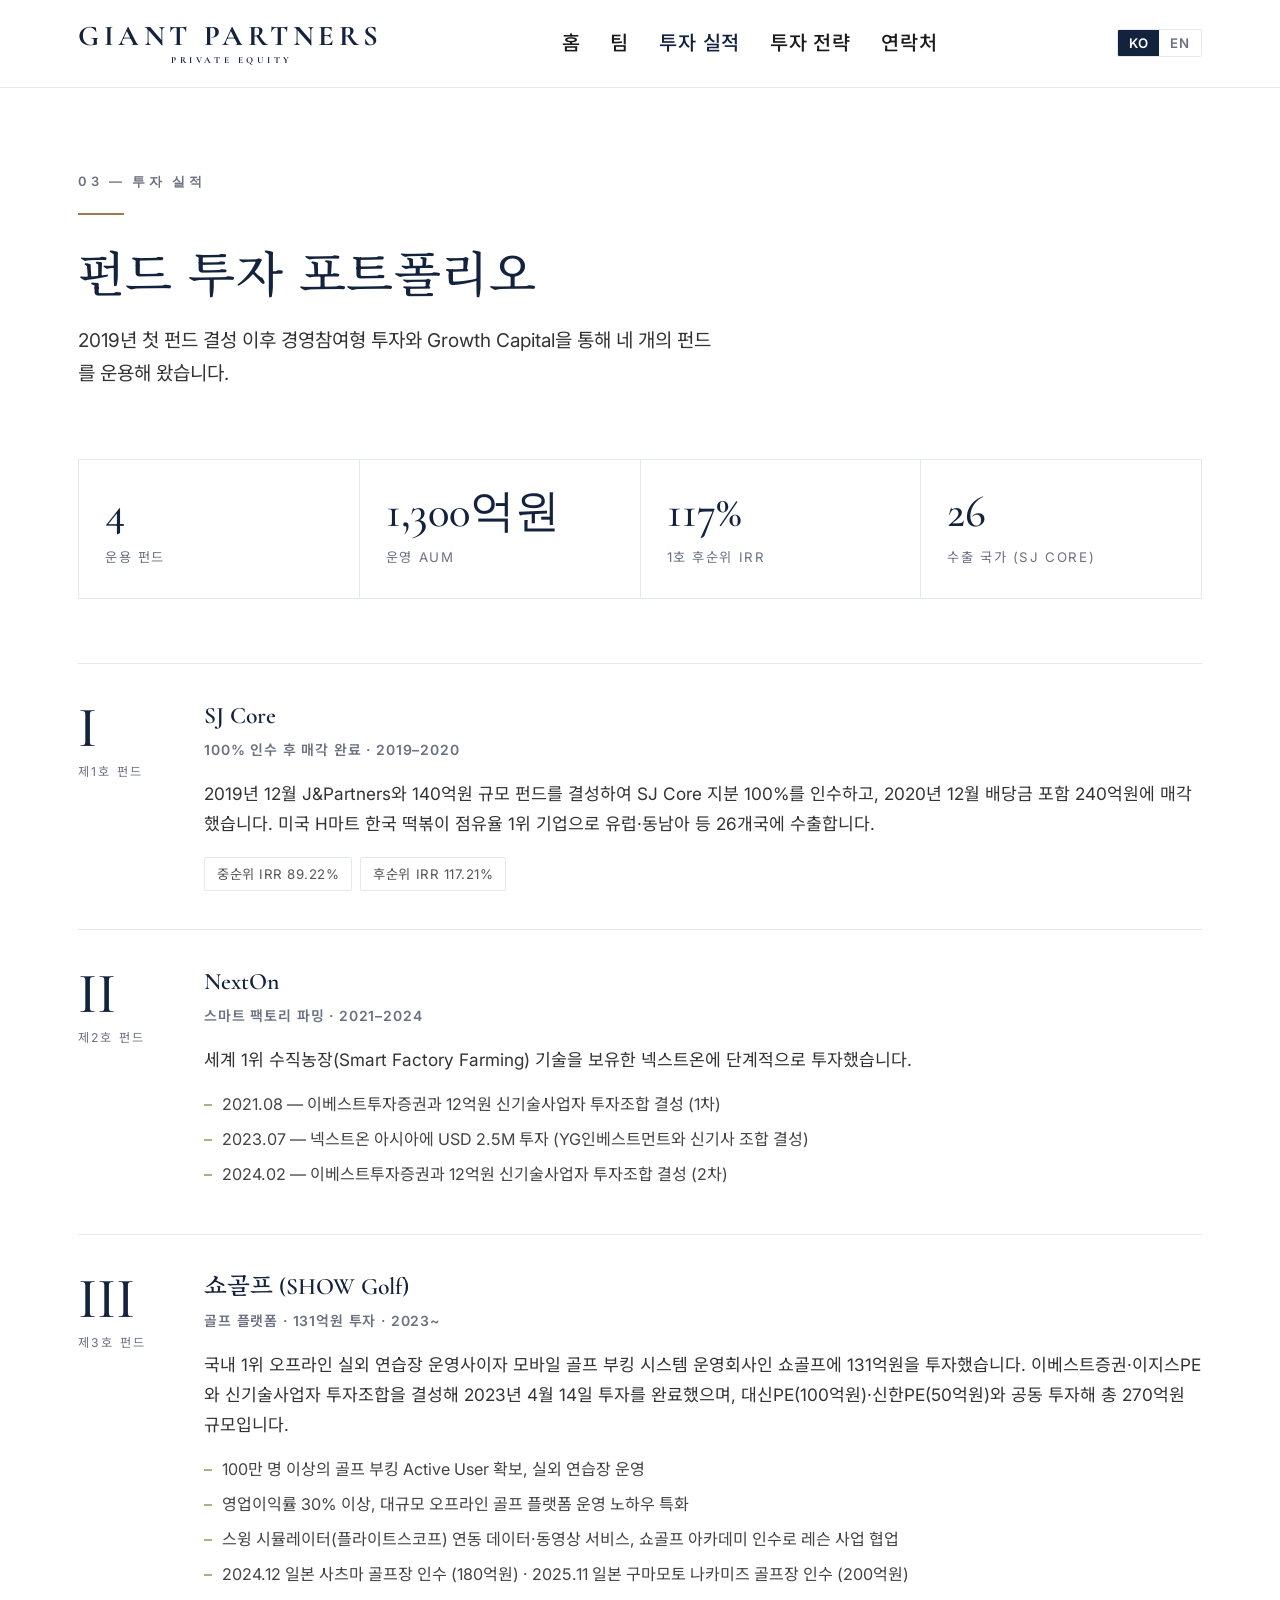
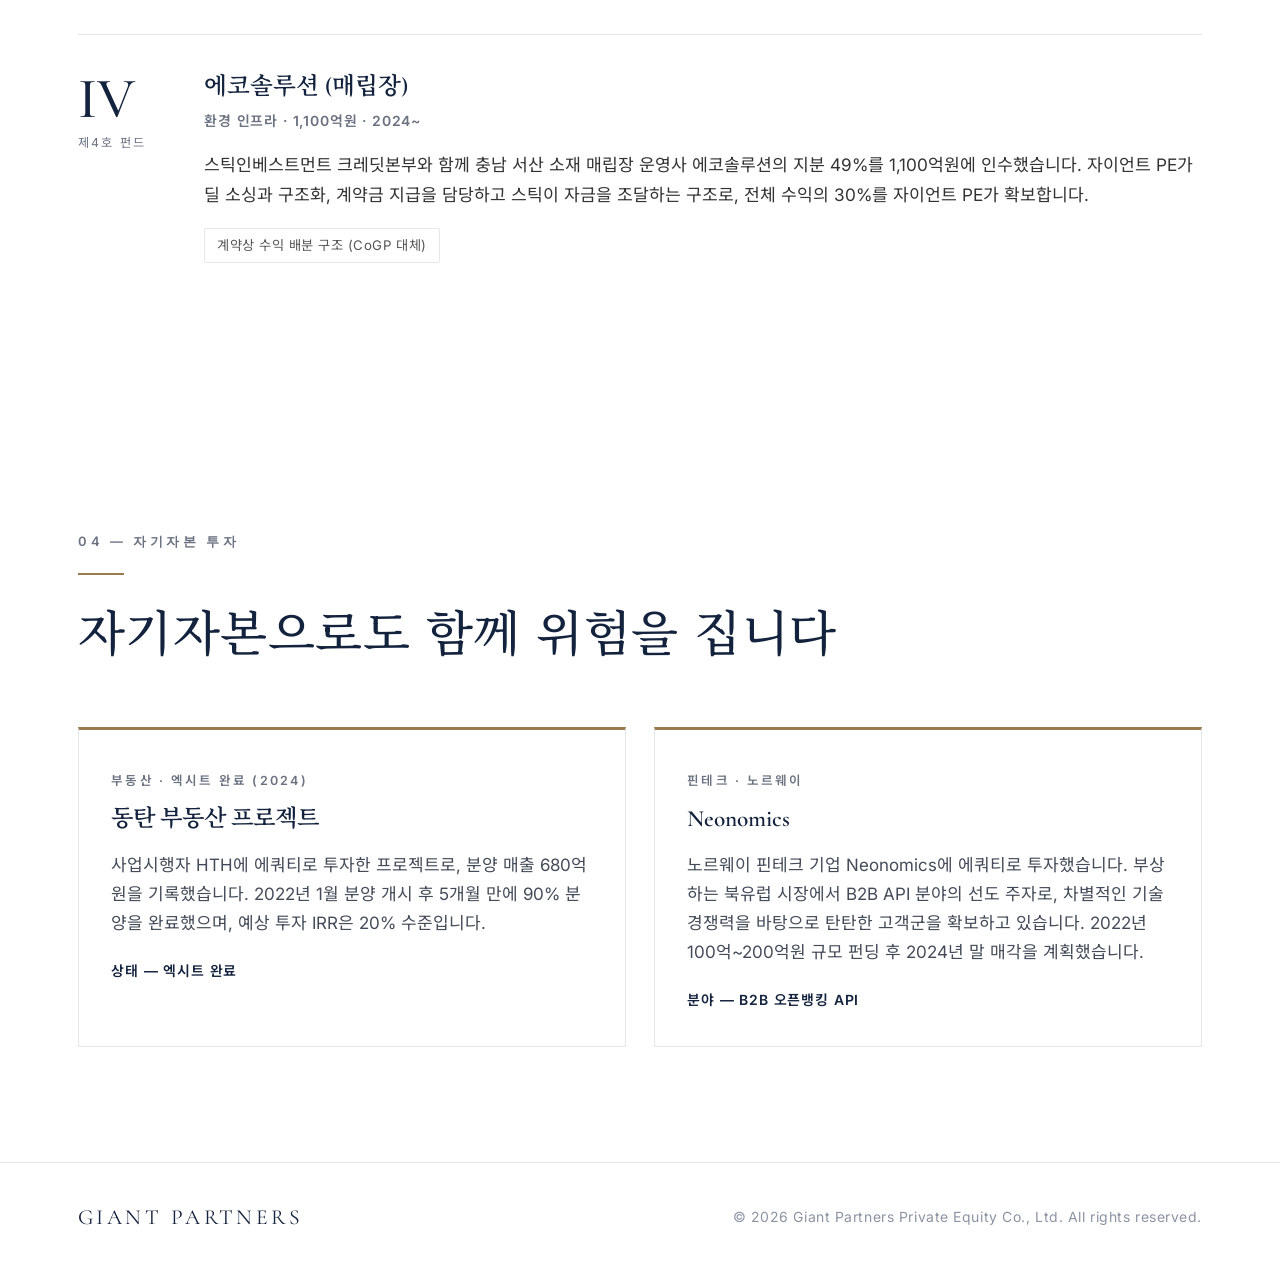
<file: views/track-record.html>
<!DOCTYPE html>
<html lang="ko">
<head>
<meta charset="UTF-8" />
<meta name="viewport" content="width=device-width, initial-scale=1.0" />
<title>Track Record — Giant Partners Private Equity</title>
<meta name="description" content="Giant Partners Private Equity 펀드 투자 포트폴리오 및 자기자본 투자 / Fund and principal investment track record." />
<link rel="preconnect" href="https://fonts.googleapis.com">
<link rel="preconnect" href="https://fonts.gstatic.com" crossorigin>
<link href="https://fonts.googleapis.com/css2?family=Cormorant+Garamond:ital,wght@0,400;0,500;0,600;1,400&family=Inter:wght@300;400;500;600&family=Noto+Sans+KR:wght@300;400;500;700&family=Noto+Serif+KR:wght@400;500;600&display=swap" rel="stylesheet">
<link rel="stylesheet" href="../static/style.css?v=5">
<script src="../static/script.js" defer></script>
</head>
<body class="lang-ko">

<!-- ================= TOP BAR ================= -->
<header class="topbar" id="topbar">
  <div class="topbar-inner">
    <a href="../index.html" class="logo">
      <span class="logo-mark">GIANT PARTNERS</span>
      <span class="logo-sub">Private Equity</span>
    </a>
    <nav class="nav-links" id="navLinks">
      <a href="../index.html"><span class="ko">홈</span><span class="en">Home</span></a>
      <a href="team.html"><span class="ko">팀</span><span class="en">Team</span></a>
      <a class="active" href="track-record.html"><span class="ko">투자 실적</span><span class="en">Track Record</span></a>
      <a href="strategy.html"><span class="ko">투자 전략</span><span class="en">Strategy</span></a>
      <a href="contact.html"><span class="ko">연락처</span><span class="en">Contact</span></a>
    </nav>
    <div style="display:flex;align-items:center;gap:16px;">
      <div class="lang-switch">
        <button class="lang-btn active" data-lang="ko" onclick="setLang('ko')">KO</button>
        <button class="lang-btn" data-lang="en" onclick="setLang('en')">EN</button>
      </div>
      <button class="nav-toggle" id="navToggle" aria-label="Menu"><span></span><span></span><span></span></button>
    </div>
  </div>
</header>

<!-- ================= FUNDS / TRACK RECORD ================= -->
<section id="funds" class="band-ink first">
  <div class="wrap">
    <div class="section-head reveal">
      <span class="eyebrow"><span class="ko">03 — 투자 실적</span><span class="en">03 — Track Record</span></span>
      <div class="divider"></div>
      <h2 class="section-title"><span class="ko">펀드 투자 포트폴리오</span><span class="en">Fund Investment Portfolio</span></h2>
      <p class="lead" style="margin-top:1.4rem;"><span class="ko">2019년 첫 펀드 결성 이후 경영참여형 투자와 Growth Capital을 통해 네 개의 펀드를 운용해 왔습니다.</span><span class="en">Since closing our first fund in 2019, we have managed four funds across control and growth-capital strategies.</span></p>
    </div>

    <div class="stats-strip reveal">
      <div class="stat-cell"><span class="v">4</span><span class="k"><span class="ko">운용 펀드</span><span class="en">Funds managed</span></span></div>
      <div class="stat-cell"><span class="v"><span class="ko">1,300억원</span><span class="en">₩130B</span></span><span class="k"><span class="ko">운영 AUM</span><span class="en">AUM</span></span></div>
      <div class="stat-cell"><span class="v">117%</span><span class="k"><span class="ko">1호 후순위 IRR</span><span class="en">Fund I sub. IRR</span></span></div>
      <div class="stat-cell"><span class="v">26</span><span class="k"><span class="ko">수출 국가 (SJ Core)</span><span class="en">Export markets</span></span></div>
    </div>

    <div class="ledger">
      <!-- Fund I -->
      <div class="fund reveal">
        <div class="marker"><span class="no">I</span><span class="tag"><span class="ko">제1호 펀드</span><span class="en">Fund I</span></span></div>
        <div class="body">
          <h4>SJ Core</h4>
          <div class="meta"><span class="ko">100% 인수 후 매각 완료 · 2019–2020</span><span class="en">Full buyout &amp; realized exit · 2019–2020</span></div>
          <p class="desc">
            <span class="ko">2019년 12월 J&amp;Partners와 140억원 규모 펀드를 결성하여 SJ Core 지분 100%를 인수하고, 2020년 12월 배당금 포함 240억원에 매각했습니다. 미국 H마트 한국 떡볶이 점유율 1위 기업으로 유럽·동남아 등 26개국에 수출합니다.</span>
            <span class="en">Formed a ₩14.0B fund with J&amp;Partners in December 2019 to acquire 100% of SJ Core, and exited in December 2020 for ₩24.0B including dividends. SJ Core is the No.1 Korean tteokbokki brand at H Mart in the U.S., exporting to 26 countries across Europe and Southeast Asia.</span>
          </p>
          <div class="pill-row">
            <span class="pill"><span class="ko">중순위 IRR 89.22%</span><span class="en">Mezzanine IRR 89.22%</span></span>
            <span class="pill"><span class="ko">후순위 IRR 117.21%</span><span class="en">Subordinate IRR 117.21%</span></span>
          </div>
        </div>
      </div>
      <!-- Fund II -->
      <div class="fund reveal">
        <div class="marker"><span class="no">II</span><span class="tag"><span class="ko">제2호 펀드</span><span class="en">Fund II</span></span></div>
        <div class="body">
          <h4>NextOn</h4>
          <div class="meta"><span class="ko">스마트 팩토리 파밍 · 2021–2024</span><span class="en">Smart factory farming · 2021–2024</span></div>
          <p class="desc"><span class="ko">세계 1위 수직농장(Smart Factory Farming) 기술을 보유한 넥스트온에 단계적으로 투자했습니다.</span><span class="en">Staged investment into NextOn, holder of world-leading smart vertical-farming technology.</span></p>
          <ul>
            <li><span class="ko">2021.08 — 이베스트투자증권과 12억원 신기술사업자 투자조합 결성 (1차)</span><span class="en">Aug 2021 — ₩1.2B new-technology investment partnership with eBest (Tranche 1)</span></li>
            <li><span class="ko">2023.07 — 넥스트온 아시아에 USD 2.5M 투자 (YG인베스트먼트와 신기사 조합 결성)</span><span class="en">Jul 2023 — USD 2.5M into NextOn Asia (partnership formed with YG Investment)</span></li>
            <li><span class="ko">2024.02 — 이베스트투자증권과 12억원 신기술사업자 투자조합 결성 (2차)</span><span class="en">Feb 2024 — ₩1.2B new-technology investment partnership with eBest (Tranche 2)</span></li>
          </ul>
        </div>
      </div>
      <!-- Fund III -->
      <div class="fund reveal">
        <div class="marker"><span class="no">III</span><span class="tag"><span class="ko">제3호 펀드</span><span class="en">Fund III</span></span></div>
        <div class="body">
          <h4><span class="ko">쇼골프 (SHOW Golf)</span><span class="en">SHOW Golf</span></h4>
          <div class="meta"><span class="ko">골프 플랫폼 · 131억원 투자 · 2023~</span><span class="en">Golf platform · ₩13.1B invested · 2023–</span></div>
          <p class="desc">
            <span class="ko">국내 1위 오프라인 실외 연습장 운영사이자 모바일 골프 부킹 시스템 운영회사인 쇼골프에 131억원을 투자했습니다. 이베스트증권·이지스PE와 신기술사업자 투자조합을 결성해 2023년 4월 14일 투자를 완료했으며, 대신PE(100억원)·신한PE(50억원)와 공동 투자해 총 270억원 규모입니다.</span>
            <span class="en">Invested ₩13.1B into SHOW Golf — Korea's No.1 outdoor driving-range operator and mobile golf-booking platform. A new-technology investment partnership was formed with eBest and IGIS PE, closing on April 14, 2023, co-invested with Daishin PE (₩10B) and Shinhan PE (₩5B) for a total of ₩27.0B.</span>
          </p>
          <ul>
            <li><span class="ko">100만 명 이상의 골프 부킹 Active User 확보, 실외 연습장 운영</span><span class="en">Over 1 million active golf-booking users; operates outdoor driving ranges</span></li>
            <li><span class="ko">영업이익률 30% 이상, 대규모 오프라인 골프 플랫폼 운영 노하우 특화</span><span class="en">Operating margin above 30%; specialized in large-scale offline golf platform operations</span></li>
            <li><span class="ko">스윙 시뮬레이터(플라이트스코프) 연동 데이터·동영상 서비스, 쇼골프 아카데미 인수로 레슨 사업 협업</span><span class="en">Data &amp; video services via FlightScope swing simulators; lesson business through the SHOW Golf Academy acquisition</span></li>
            <li><span class="ko">2024.12 일본 사츠마 골프장 인수 (180억원) · 2025.11 일본 구마모토 나카미즈 골프장 인수 (200억원)</span><span class="en">Dec 2024 — Satsuma Golf Course, Japan (₩18B) · Nov 2025 — Nakamizu Golf Course, Kumamoto, Japan (₩20B)</span></li>
          </ul>
        </div>
      </div>
      <!-- Fund IV -->
      <div class="fund reveal">
        <div class="marker"><span class="no">IV</span><span class="tag"><span class="ko">제4호 펀드</span><span class="en">Fund IV</span></span></div>
        <div class="body">
          <h4><span class="ko">에코솔루션 (매립장)</span><span class="en">Eco Solution (Landfill)</span></h4>
          <div class="meta"><span class="ko">환경 인프라 · 1,100억원 · 2024~</span><span class="en">Environmental infrastructure · ₩110B · 2024–</span></div>
          <p class="desc">
            <span class="ko">스틱인베스트먼트 크레딧본부와 함께 충남 서산 소재 매립장 운영사 에코솔루션의 지분 49%를 1,100억원에 인수했습니다. 자이언트 PE가 딜 소싱과 구조화, 계약금 지급을 담당하고 스틱이 자금을 조달하는 구조로, 전체 수익의 30%를 자이언트 PE가 확보합니다.</span>
            <span class="en">Together with STIC Investments' Credit division, acquired a 49% stake in Eco Solution — a landfill operator in Seosan, Chungnam — for ₩110B. Giant PE led deal sourcing, structuring and the down payment while STIC provided financing, with Giant PE securing 30% of total returns.</span>
          </p>
          <div class="pill-row">
            <span class="pill"><span class="ko">계약상 수익 배분 구조 (CoGP 대체)</span><span class="en">Contractual profit-share (in lieu of Co-GP)</span></span>
          </div>
        </div>
      </div>
    </div>
  </div>
</section>

<!-- ================= PRINCIPAL INVESTMENTS ================= -->
<section id="principal" class="band-paper2">
  <div class="wrap">
    <div class="section-head reveal">
      <span class="eyebrow"><span class="ko">04 — 자기자본 투자</span><span class="en">04 — Principal Investments</span></span>
      <div class="divider"></div>
      <h2 class="section-title"><span class="ko">자기자본으로도 함께 위험을 집니다</span><span class="en">Investing our own balance sheet</span></h2>
    </div>
    <div class="pi-grid">
      <div class="pi-card reveal">
        <span class="tag"><span class="ko">부동산 · 엑시트 완료 (2024)</span><span class="en">Real estate · Exited (2024)</span></span>
        <h4><span class="ko">동탄 부동산 프로젝트</span><span class="en">Dongtan Real-Estate Project</span></h4>
        <p><span class="ko">사업시행자 HTH에 에쿼티로 투자한 프로젝트로, 분양 매출 680억원을 기록했습니다. 2022년 1월 분양 개시 후 5개월 만에 90% 분양을 완료했으며, 예상 투자 IRR은 20% 수준입니다.</span><span class="en">An equity investment into developer HTH that generated ₩68.0B in pre-sale revenue. Reached 90% of units sold within five months of launch in January 2022, with an expected investment IRR of around 20%.</span></p>
        <div class="status"><span class="ko">상태 — 엑시트 완료</span><span class="en">Status — Realized</span></div>
      </div>
      <div class="pi-card reveal">
        <span class="tag"><span class="ko">핀테크 · 노르웨이</span><span class="en">Fintech · Norway</span></span>
        <h4>Neonomics</h4>
        <p><span class="ko">노르웨이 핀테크 기업 Neonomics에 에쿼티로 투자했습니다. 부상하는 북유럽 시장에서 B2B API 분야의 선도 주자로, 차별적인 기술 경쟁력을 바탕으로 탄탄한 고객군을 확보하고 있습니다. 2022년 100억~200억원 규모 펀딩 후 2024년 말 매각을 계획했습니다.</span><span class="en">An equity investment into Neonomics, a Norwegian fintech and a leader in the B2B API space across the fast-growing Nordic market, with a strong client base built on differentiated technology. Following a ₩10B–₩20B round in 2022, an exit was targeted for late 2024.</span></p>
        <div class="status"><span class="ko">분야 — B2B 오픈뱅킹 API</span><span class="en">Sector — B2B open-banking API</span></div>
      </div>
    </div>
  </div>
</section>

<!-- ================= FOOTER ================= -->
<footer class="band-ink" style="padding:36px 0;">
  <div class="wrap" style="display:flex;justify-content:space-between;flex-wrap:wrap;gap:16px;align-items:center;">
    <span class="foot-logo">GIANT PARTNERS</span>
    <span style="font-size:.78rem;color:#8b93a3;letter-spacing:.04em;">© 2026 Giant Partners Private Equity Co., Ltd. <span class="ko">All rights reserved.</span><span class="en">All rights reserved.</span></span>
  </div>
</footer>

</body>
</html>
</file>
<file: static/style.css>
/* Loads Noto Serif (Latin sibling of Noto Serif KR) so the English
   headings match the Korean. All other fonts load from your HTML <link>. */
@import url('https://fonts.googleapis.com/css2?family=Noto+Serif:ital,wght@0,400;0,500;0,600;0,700;1,500;1,600;1,700&display=swap');
/* Bold weight for the logo wordmark (HTML <link> only loads up to 600). */
@import url('https://fonts.googleapis.com/css2?family=Cormorant+Garamond:wght@600;700&display=swap');

:root{
  --ink:#13223d;          /* primary deep navy */
  --ink-2:#0b1525;        /* darkest navy */
  --ink-soft:#26385a;     /* lighter navy for lines */
  --paper:#f5f6f8;        /* light, almost white */
  --paper-2:#ffffff;      /* clean white */
  --brass:#9a7b4f;        /* muted brass accent */
  --brass-light:#c6a878;  /* light brass */
  --ink-text:#1c2533;
  --muted:#6a7180;
  --line:#e4e7ec;
  --radius:0px;
  --maxw:1180px;
}

*{box-sizing:border-box;}
html{scroll-behavior:smooth;font-size:112%;}
body{
  margin:0;
  background:var(--paper);
  color:var(--ink-text);
  font-family:"Inter","Noto Sans KR",sans-serif;
  font-weight:400;
  line-height:1.7;
  -webkit-font-smoothing:antialiased;
  font-feature-settings:"kern" 1;
}

/* ---------- Language toggle visibility ---------- */
.lang-ko .en{display:none !important;}
.lang-en .ko{display:none !important;}

/* ---------- Typography ---------- */
h1,h2,h3,h4{margin:0;font-weight:500;line-height:1.2;color:var(--ink);}
.serif{font-family:"Cormorant Garamond","Noto Serif KR",serif;}
.lang-ko h1,.lang-ko h2,.lang-ko h3{font-family:"Noto Serif KR",serif;}
.lang-en h1,.lang-en h2,.lang-en h3{font-family:"Cormorant Garamond",serif;}

.eyebrow{
  font-family:"Inter",sans-serif;
  font-size:.72rem;
  letter-spacing:.28em;
  text-transform:uppercase;
  color:var(--brass);
  font-weight:600;
  margin:0 0 1.1rem;
  display:block;
}
.section-title{
  font-size:clamp(1.9rem,3.6vw,2.9rem);
  font-weight:500;
  letter-spacing:.01em;
  color:var(--ink);
}
.lang-en .section-title{font-weight:600;letter-spacing:0;}
.lead{
  font-size:1.06rem;
  color:#39424f;
  max-width:54ch;
  line-height:1.75;
}

a{color:inherit;}

/* ---------- Layout ---------- */
.wrap{max-width:var(--maxw);margin:0 auto;padding:0 28px;}
section{padding:clamp(64px,9vw,120px) 0;}
.band-ink{background:var(--ink);color:#e9e6dd;}
.band-ink .section-title,.band-ink h3,.band-ink h4{color:#fff;}
.band-ink .lead{color:#c4ccd8;}
.band-paper2{background:var(--paper-2);}

.section-head{margin-bottom:clamp(40px,6vw,68px);max-width:780px;}
.divider{width:46px;height:2px;background:var(--brass);margin-bottom:1.6rem;}

/* ---------- Top bar ---------- */
header.topbar{
  position:fixed;top:0;left:0;right:0;z-index:50;
  background:rgba(246,242,233,.86);
  backdrop-filter:blur(10px);
  border-bottom:1px solid var(--line);
  transition:background .3s,border-color .3s;
}
.topbar.scrolled{background:rgba(11,21,37,.92);border-color:rgba(255,255,255,.08);}
.topbar.scrolled .logo-mark,.topbar.scrolled .nav-links a{color:#f3efe6;}
.topbar.scrolled .logo-sub{color:#f3efe6;}
.topbar.scrolled .lang-btn{color:#cdd3dd;border-color:rgba(255,255,255,.22);}
.topbar.scrolled .lang-btn.active{background:#f3efe6;color:var(--ink);border-color:#f3efe6;}
.topbar-inner{
  max-width:var(--maxw);margin:0 auto;padding:14px 28px;
  display:flex;align-items:center;justify-content:space-between;gap:24px;
}
.logo{display:flex;flex-direction:column;line-height:1;text-decoration:none;}
.logo-mark{
  font-family:"Cormorant Garamond",serif;
  font-size:1.34rem;font-weight:600;letter-spacing:.16em;color:var(--ink);
  transition:color .3s;
}
.logo-sub{
  font-family:"Inter",sans-serif;font-size:.56rem;letter-spacing:.42em;
  text-transform:uppercase;color:var(--ink);margin-top:5px;transition:color .3s;
}
.nav-links{display:flex;gap:30px;align-items:center;}
.nav-links a{
  text-decoration:none;color:var(--ink-text);font-size:.83rem;letter-spacing:.04em;
  font-weight:500;transition:color .2s;position:relative;padding:4px 0;
}
.nav-links a:hover{color:var(--brass);}

/* active nav link (highlights the current page) */
.nav-links a.active{color:var(--brass);}
.topbar.scrolled .nav-links a.active{color:var(--brass-light);}

.lang-switch{display:flex;border:1px solid var(--line);border-radius:2px;overflow:hidden;}
.lang-btn{
  background:transparent;border:none;cursor:pointer;
  padding:5px 11px;font-family:"Inter",sans-serif;font-size:.74rem;font-weight:600;
  letter-spacing:.06em;color:var(--muted);transition:all .2s;
}
.lang-btn.active{background:var(--ink);color:#fff;}
.nav-toggle{display:none;background:none;border:none;cursor:pointer;padding:6px;}
.nav-toggle span{display:block;width:22px;height:2px;background:var(--ink);margin:4px 0;transition:.3s;}
.topbar.scrolled .nav-toggle span{background:#f3efe6;}

/* extra top space so the first section on inner pages clears the fixed header */
.first{padding-top:calc(clamp(64px,9vw,120px) + 56px);}

/* ---------- Hero ---------- */
.hero{
  position:relative;min-height:100svh;display:flex;align-items:center;
  background:
    radial-gradient(110% 80% at 80% 10%, rgba(154,123,79,.16), transparent 60%),
    linear-gradient(160deg,#0d1828 0%, #13223d 55%, #1a2c4d 100%);
  color:#f3efe6;overflow:hidden;
}
.hero::after{
  content:"";position:absolute;inset:0;
  background-image:linear-gradient(rgba(255,255,255,.025) 1px,transparent 1px),
                   linear-gradient(90deg,rgba(255,255,255,.025) 1px,transparent 1px);
  background-size:64px 64px;mask-image:radial-gradient(120% 90% at 70% 30%,#000,transparent 75%);
  pointer-events:none;
}
.hero-inner{position:relative;z-index:2;max-width:var(--maxw);margin:0 auto;padding:120px 28px 80px;width:100%;}
.hero-eyebrow{
  font-size:.74rem;letter-spacing:.34em;text-transform:uppercase;
  color:var(--brass-light);font-weight:600;margin-bottom:2.2rem;
  opacity:0;animation:rise .9s .1s forwards;
}
.hero h1{
  color:#fff;font-weight:500;letter-spacing:.005em;
  font-size:clamp(2.5rem,6.4vw,5.1rem);line-height:1.08;max-width:18ch;
  opacity:0;animation:rise 1s .25s forwards;
}
.lang-en .hero h1{font-weight:500;}
.hero h1 em{font-style:italic;color:inherit;}
.hero .sub{
  margin-top:2rem;font-size:clamp(1rem,1.6vw,1.2rem);max-width:52ch;
  color:#cdd5e2;line-height:1.8;font-weight:300;
  opacity:0;animation:rise 1s .45s forwards;
}
.hero-meta{
  margin-top:3.4rem;display:flex;flex-wrap:wrap;gap:42px;
  opacity:0;animation:rise 1s .65s forwards;
}
.hero-meta .stat .num{
  font-family:"Cormorant Garamond",serif;font-size:2.5rem;color:#fff;line-height:1;font-weight:500;
}
.hero-meta .stat .lbl{
  display:block;margin-top:.5rem;font-size:.74rem;letter-spacing:.16em;
  text-transform:uppercase;color:var(--brass-light);
}
.scroll-cue{
  position:absolute;bottom:30px;left:50%;transform:translateX(-50%);
  font-size:.66rem;letter-spacing:.3em;text-transform:uppercase;color:#8a93a5;z-index:2;
  opacity:0;animation:rise 1s 1s forwards;
}
@keyframes rise{from{opacity:0;transform:translateY(18px);}to{opacity:1;transform:translateY(0);}}

/* ---------- About ---------- */
.about-grid{display:grid;grid-template-columns:1.15fr .85fr;gap:clamp(40px,6vw,84px);align-items:start;}
.fact-card{
  background:var(--ink);color:#e9e6dd;padding:38px 36px;border-top:3px solid var(--brass);
}
.fact-card h3{color:#fff;font-size:1.1rem;letter-spacing:.04em;margin-bottom:24px;font-family:"Inter",sans-serif;font-weight:600;}
.fact-row{display:grid;grid-template-columns:120px 1fr;gap:14px;padding:14px 0;border-top:1px solid rgba(255,255,255,.1);}
.fact-row:first-of-type{border-top:none;}
.fact-row dt{color:var(--brass-light);font-size:.82rem;letter-spacing:.04em;font-weight:500;}
.fact-row dd{margin:0;color:#dfe3ea;font-size:.92rem;}
.about-copy p{margin:0 0 1.3rem;color:#39424f;font-size:1.04rem;line-height:1.8;}
.about-copy p:first-of-type{font-size:1.18rem;color:var(--ink);font-family:"Cormorant Garamond","Noto Serif KR",serif;}

/* ---------- Team ---------- */
.team-grid{display:grid;grid-template-columns:1fr 1fr;gap:34px;}
.member{background:var(--paper-2);border:1px solid var(--line);padding:38px 36px;position:relative;}
.member::before{content:"";position:absolute;top:0;left:0;width:3px;height:64px;background:var(--brass);}
.member .role{font-size:.74rem;letter-spacing:.2em;text-transform:uppercase;color:var(--brass);font-weight:600;}
.member .name{font-family:"Cormorant Garamond","Noto Serif KR",serif;font-size:2rem;margin:.5rem 0 1.4rem;color:var(--ink);font-weight:500;}
.member h5{font-size:.72rem;letter-spacing:.14em;text-transform:uppercase;color:var(--muted);margin:1.5rem 0 .7rem;font-weight:600;font-family:"Inter",sans-serif;}
.member ul{margin:0;padding:0;list-style:none;}
.member li{position:relative;padding-left:18px;margin-bottom:.55rem;font-size:.92rem;color:#3a4250;line-height:1.6;}
.member li::before{content:"";position:absolute;left:0;top:.6em;width:6px;height:6px;border:1px solid var(--brass);transform:rotate(45deg);}

/* ---------- Funds / ledger ---------- */
.ledger{position:relative;margin-top:10px;}
.fund{
  display:grid;grid-template-columns:96px 1fr;gap:30px;padding:38px 0;
  border-top:1px solid rgba(255,255,255,.12);
}
.band-paper2 .fund{border-top:1px solid var(--line);}
.fund:first-child{border-top:none;}
.fund .marker{display:flex;flex-direction:column;}
.fund .marker .no{
  font-family:"Cormorant Garamond",serif;font-size:3.2rem;line-height:.9;color:var(--brass-light);font-weight:500;
}
.band-paper2 .fund .marker .no{color:var(--brass);}
.fund .marker .tag{font-size:.68rem;letter-spacing:.18em;text-transform:uppercase;color:var(--muted);margin-top:8px;}
.fund .body h4{font-size:1.32rem;margin-bottom:.4rem;font-family:"Cormorant Garamond","Noto Serif KR",serif;font-weight:600;}
.band-ink .fund .body h4{color:#fff;}
.fund .meta{font-size:.78rem;letter-spacing:.06em;color:var(--brass);font-weight:600;text-transform:uppercase;margin-bottom:.9rem;}
.fund .desc{font-size:.96rem;line-height:1.75;color:#424a57;}
.band-ink .fund .desc{color:#bcc4d2;}
.fund ul{margin:.8rem 0 0;padding:0;list-style:none;}
.fund li{position:relative;padding-left:18px;margin-bottom:.5rem;font-size:.9rem;line-height:1.6;}
.band-ink .fund li{color:#aeb6c4;}
.band-paper2 .fund li{color:#4a525f;}
.fund li::before{content:"–";position:absolute;left:0;color:var(--brass);}
.pill-row{display:flex;flex-wrap:wrap;gap:8px;margin-top:1rem;}
.pill{font-size:.74rem;letter-spacing:.04em;padding:5px 12px;border:1px solid rgba(255,255,255,.2);color:#cdd5e2;border-radius:2px;}
.band-paper2 .pill{border-color:var(--line);color:var(--muted);}

/* ---------- Stats strip ---------- */
.stats-strip{display:grid;grid-template-columns:repeat(4,1fr);gap:1px;background:var(--line);border:1px solid var(--line);margin-bottom:64px;}
.stat-cell{background:var(--paper-2);padding:30px 26px;}
.band-ink .stats-strip{background:rgba(255,255,255,.1);border-color:rgba(255,255,255,.1);}
.band-ink .stat-cell{background:var(--ink);}
.stat-cell .v{font-family:"Cormorant Garamond",serif;font-size:2.5rem;color:var(--ink);font-weight:500;line-height:1;}
.band-ink .stat-cell .v{color:#fff;}
.stat-cell .k{display:block;margin-top:.6rem;font-size:.74rem;letter-spacing:.12em;text-transform:uppercase;color:var(--brass);}

/* ---------- Principal investments ---------- */
.pi-grid{display:grid;grid-template-columns:1fr 1fr;gap:28px;}
.pi-card{background:var(--paper-2);border:1px solid var(--line);padding:34px 32px;border-top:3px solid var(--brass);}
.pi-card .tag{font-size:.7rem;letter-spacing:.18em;text-transform:uppercase;color:var(--brass);font-weight:600;}
.pi-card h4{font-size:1.3rem;margin:.6rem 0 1rem;font-family:"Cormorant Garamond","Noto Serif KR",serif;font-weight:600;}
.pi-card p{margin:0;font-size:.95rem;color:#434b58;line-height:1.7;}
.pi-card .status{margin-top:1.2rem;font-size:.78rem;letter-spacing:.06em;color:var(--ink);font-weight:600;}

/* ---------- Strategy pillars ---------- */
.pillars{display:grid;grid-template-columns:1fr 1fr;gap:1px;background:rgba(255,255,255,.12);border:1px solid rgba(255,255,255,.12);}
.pillar{background:var(--ink);padding:42px 40px;position:relative;}
.pillar .pno{font-family:"Cormorant Garamond",serif;font-size:1.05rem;color:var(--brass-light);letter-spacing:.1em;}
.pillar h4{color:#fff;font-size:1.32rem;margin:.4rem 0 1.2rem;font-family:"Cormorant Garamond","Noto Serif KR",serif;font-weight:600;}
.pillar ul{margin:0;padding:0;list-style:none;}
.pillar li{position:relative;padding-left:18px;margin-bottom:.7rem;font-size:.93rem;color:#bcc4d2;line-height:1.65;}
.pillar li::before{content:"";position:absolute;left:0;top:.55em;width:6px;height:6px;background:var(--brass);transform:rotate(45deg);}

/* ---------- Process ---------- */
.phase-label{font-size:.74rem;letter-spacing:.2em;text-transform:uppercase;color:var(--brass);font-weight:600;margin:48px 0 22px;display:flex;align-items:center;gap:14px;}
.phase-label::after{content:"";flex:1;height:1px;background:var(--line);}
.steps{display:grid;grid-template-columns:1fr 1fr;gap:24px;}
.step{background:var(--paper-2);border:1px solid var(--line);padding:32px 30px;display:grid;grid-template-columns:54px 1fr;gap:22px;}
.step .sno{font-family:"Cormorant Garamond",serif;font-size:2.6rem;color:var(--brass);line-height:.8;font-weight:500;}
.step h4{font-size:1.12rem;margin-bottom:.8rem;color:var(--ink);font-family:"Inter","Noto Sans KR",sans-serif;font-weight:600;}
.step ul{margin:0;padding:0;list-style:none;}
.step li{position:relative;padding-left:16px;margin-bottom:.5rem;font-size:.89rem;color:#454d5a;line-height:1.6;}
.step li::before{content:"";position:absolute;left:0;top:.6em;width:5px;height:5px;background:var(--brass);border-radius:50%;}

/* ---------- Pipeline ---------- */
.pipe-grid{display:grid;grid-template-columns:1fr 1fr;gap:60px;}
.pipe-col h3{font-size:1.4rem;margin-bottom:6px;color:#fff;font-family:"Cormorant Garamond","Noto Serif KR",serif;font-weight:600;}
.pipe-col .ck{font-size:.74rem;letter-spacing:.2em;text-transform:uppercase;color:var(--brass-light);margin-bottom:26px;display:block;}
.pipe-item{padding:22px 0;border-top:1px solid rgba(255,255,255,.12);display:grid;grid-template-columns:1fr auto;gap:18px;align-items:start;}
.pipe-item:first-of-type{border-top:none;}
.pipe-item p{margin:0;font-size:.95rem;color:#c4ccd8;line-height:1.6;}
.pipe-item .amt{font-family:"Cormorant Garamond",serif;font-size:1.3rem;color:var(--brass-light);white-space:nowrap;}

/* ---------- Case study ---------- */
.case-head{display:grid;grid-template-columns:1fr 1fr;gap:50px;align-items:end;margin-bottom:54px;}
.case-quote{font-family:"Cormorant Garamond","Noto Serif KR",serif;font-size:1.5rem;line-height:1.5;color:var(--ink);font-style:italic;}

/* ---------- Contact / footer ---------- */
.contact-grid{display:grid;grid-template-columns:1fr 1fr;gap:60px;align-items:start;}
.contact-grid h2{margin-bottom:20px;}
.contact-info dt{font-size:.72rem;letter-spacing:.18em;text-transform:uppercase;color:var(--brass-light);margin-top:22px;}
.contact-info dd{margin:.3rem 0 0;font-size:1.04rem;color:#e9e6dd;}
footer .foot-bottom{
  border-top:1px solid rgba(255,255,255,.12);margin-top:64px;padding-top:30px;
  display:flex;justify-content:space-between;flex-wrap:wrap;gap:16px;
  font-size:.78rem;color:#8b93a3;letter-spacing:.04em;
}
.foot-logo{font-family:"Cormorant Garamond",serif;font-size:1.2rem;letter-spacing:.16em;color:#fff;}

/* ---------- Reveal animation ---------- */
.reveal{opacity:0;transform:translateY(26px);transition:opacity .8s ease,transform .8s ease;}
.reveal.in{opacity:1;transform:none;}

/* ---------- Responsive ---------- */
@media(max-width:880px){
  .nav-links{
    position:fixed;top:0;right:0;height:100svh;width:min(78vw,320px);
    background:var(--ink-2);flex-direction:column;justify-content:center;gap:30px;
    transform:translateX(100%);transition:transform .35s ease;padding:40px;z-index:40;
  }
  .nav-links.open{transform:translateX(0);}
  .nav-links a{color:#f3efe6;font-size:1.05rem;}
  .nav-toggle{display:block;z-index:45;}
  .about-grid,.team-grid,.pillars,.steps,.pi-grid,.pipe-grid,.case-head,.contact-grid,.stats-strip{grid-template-columns:1fr;}
  .stats-strip{grid-template-columns:1fr 1fr;}
  .fund{grid-template-columns:64px 1fr;gap:20px;}
  .fund .marker .no{font-size:2.4rem;}
}
@media(max-width:520px){
  .stats-strip{grid-template-columns:1fr;}
  .hero-meta{gap:28px;}
  .step{grid-template-columns:1fr;}
}
@media(prefers-reduced-motion:reduce){
  *{animation:none !important;transition:none !important;}
  .reveal{opacity:1;transform:none;}
  html{scroll-behavior:auto;}
}

/* ---------- News ---------- */
.news-grid{display:grid;grid-template-columns:repeat(3,1fr);gap:24px;}
.news-card{
  display:flex;flex-direction:column;
  background:var(--paper-2);border:1px solid var(--line);border-top:3px solid var(--brass);
  padding:30px 28px;text-decoration:none;color:inherit;
  transition:transform .2s ease, box-shadow .2s ease, border-color .2s ease;
}
.news-card:hover{transform:translateY(-4px);box-shadow:0 14px 30px rgba(19,34,61,.10);}
.news-source{font-size:.72rem;letter-spacing:.16em;text-transform:uppercase;color:var(--brass);font-weight:600;}
.news-date{font-size:.74rem;color:var(--muted);margin-top:4px;}
.news-title{
  font-size:1.08rem;line-height:1.45;margin:16px 0 0;color:var(--ink);
  font-family:"Cormorant Garamond","Noto Serif KR",serif;font-weight:600;
}
.lang-ko .news-title{font-family:"Noto Serif KR",serif;}
.news-more{margin-top:auto;padding-top:18px;font-size:.8rem;color:var(--brass);font-weight:600;letter-spacing:.02em;}
@media(max-width:880px){
  .news-grid{grid-template-columns:1fr;}
}

/* ============================================================
   LIGHT THEME — white backgrounds, black text.
   Section titles/headers stay navy so they still stand out,
   and the top nav bar keeps its navy-on-scroll header look.
   ============================================================ */
:root{
  --paper:#ffffff;
  --paper-2:#ffffff;
  --ink-text:#1a1a1a;
  --brass-light:#8a6a3f;   /* darker tan so accents are readable on white */
  --line:#e4e7ec;
}
body{background:#ffffff;color:#1a1a1a;}

/* body / lead text -> black-ish */
.lead{color:#333;}
.about-copy p{color:#222;}
.about-copy p:first-of-type{color:#13223d;}

/* top header bar: white normally, still turns navy on scroll */
header.topbar{background:rgba(255,255,255,.9);border-bottom:1px solid #e4e7ec;}

/* dark bands become white */
.band-ink{background:#ffffff;color:#1a1a1a;}
.band-ink .section-title,.band-ink h3,.band-ink h4{color:#13223d;}
.band-ink .lead{color:#333;}

/* hero */
.hero{background:#ffffff;color:#1a1a1a;}
.hero::after{display:none;}
.hero h1{color:#13223d;}
.hero h1 em{color:#13223d;}
.hero .sub{color:#333;}
.hero-meta .stat .num{color:#13223d;}
.scroll-cue{color:#888;}

/* company profile card */
.fact-card{background:#f5f6f8;color:#1a1a1a;}
.fact-card h3{color:#13223d;}
.fact-row{border-top:1px solid #e4e7ec;}
.fact-row dd{color:#333;}

/* stats strip */
.band-ink .stats-strip{background:#e4e7ec;border-color:#e4e7ec;}
.band-ink .stat-cell{background:#ffffff;}
.band-ink .stat-cell .v{color:#13223d;}

/* funds */
.band-ink .fund{border-top:1px solid #e4e7ec;}
.band-ink .fund .body h4{color:#13223d;}
.band-ink .fund .desc{color:#333;}
.band-ink .fund li{color:#444;}

/* pills */
.pill{border:1px solid #e4e7ec;color:#555;}

/* strategy pillars */
.pillars{background:#e4e7ec;border-color:#e4e7ec;}
.pillar{background:#ffffff;}
.pillar h4{color:#13223d;}
.pillar li{color:#333;}

/* pipeline */
.pipe-col h3{color:#13223d;}
.pipe-item{border-top:1px solid #e4e7ec;}
.pipe-item p{color:#333;}

/* contact */
.contact-info dd{color:#1a1a1a;}

/* footer */
footer.band-ink{border-top:1px solid #e4e7ec;}
.foot-logo{color:#13223d;}

/* ---------- Header sizes (smaller in front) ---------- */
.section-title{font-size:clamp(2rem,3.8vw,3.4rem) !important;line-height:1.14;}
.hero h1{font-size:clamp(2.2rem,4.6vw,4.2rem);}

/* ---------- Top bar: a bit taller so everything sits nicely ---------- */
.topbar-inner{padding:22px 28px;}

/* ---------- Nav menu: spaced out, vertically centered ---------- */
.nav-links a{font-size:1.1rem;white-space:nowrap;}
.nav-links{gap:30px;align-items:center;}
/* English uses the same 30px gap as Korean; the size (below) is what
   keeps the two languages at a matching footprint. */

/* ---------- Logo: centered subtitle, balanced sizing ---------- */
.logo{align-items:center;}
.logo-mark{font-size:1.6rem;}
.logo-sub{padding-left:.42em;font-size:.68rem;}

/* ============================================================
   ENGLISH <-> KOREAN STYLE MATCH
   Swaps the English display serif from Cormorant Garamond to
   Noto Serif (the Latin sibling of Noto Serif KR) so both
   languages share one consistent type style, weight and spacing.
   Weight 500 matches the Korean headings exactly (same Noto family),
   so the English no longer reads bold.
   ============================================================ */

/* English headings -> same Noto serif family + weight as Korean */
.lang-en h1,
.lang-en h2,
.lang-en h3{
  font-family:"Noto Serif","Noto Serif KR",serif;
  font-weight:500;
  letter-spacing:0;
}

.lang-en .section-title{
  font-weight:500;
  letter-spacing:0;
}

/* Hero headline + its italic accent word */
.lang-en .hero h1{
  font-family:"Noto Serif","Noto Serif KR",serif;
  font-weight:500;
  letter-spacing:0;
  line-height:1.08;   /* match the Korean hero's tight leading */
}
.lang-en .hero h1 em{
  font-style:italic;
  font-weight:500;
}

/* Every other element that was Cormorant -> Noto Serif */
.lang-en .hero-meta .stat .num,
.lang-en .stat-cell .v,
.lang-en .fund .marker .no,
.lang-en .fund .body h4,
.lang-en .step .sno,
.lang-en .pipe-item .amt,
.lang-en .pipe-col h3,
.lang-en .pi-card h4,
.lang-en .member .name,
.lang-en .news-title,
.lang-en .case-quote,
.lang-en .about-copy p:first-of-type{
  font-family:"Noto Serif","Noto Serif KR",serif;
}

/* Neutral, Korean-matching tracking on body/lead text */
.lang-en .lead,
.lang-en .hero .sub,
.lang-en .about-copy p{
  letter-spacing:0;
}

/* Logo wordmark: keep the elegant Cormorant Garamond brand mark and
   force it onto ONE line so the English logo matches the Korean. */
.logo-mark{
  font-family:"Cormorant Garamond",serif;
  white-space:nowrap;
}
.foot-logo{
  font-family:"Cormorant Garamond",serif;
}

/* English words are longer than Korean, so on the desktop bar the English
   nav is set smaller so its total width matches the Korean (keeping the
   logo and controls in the same place when you switch languages).
   Scoped to desktop only — the mobile slide-in menu has room to spare
   vertically, so there English stays the same size as Korean. */
@media(min-width:881px){
  .lang-en .nav-links a{
    font-size:0.85rem;
  }
}
/* ============================================================
   NO GOLD TEXT
   Gold (brass) is kept ONLY for non-text accents — divider lines,
   card top-borders, bullet markers, button fills. Every place
   brass was used as a *font* color is reset here to the site's
   normal text colors so nothing reads gold:
     · small uppercase labels  -> --muted (matches sibling labels)
     · large display numerals  -> --ink   (matches the other big numbers)
   ============================================================ */

/* small uppercase labels / kickers / meta */
.eyebrow,
.hero-eyebrow,
.hero-meta .stat .lbl,
.fact-row dt,
.member .role,
.fund .meta,
.stat-cell .k,
.pi-card .tag,
.phase-label,
.pipe-col .ck,
.contact-info dt,
.news-source{
  color:var(--muted);
}

/* large display numerals / letters */
.fund .marker .no,
.band-paper2 .fund .marker .no,
.pillar .pno,
.step .sno,
.pipe-item .amt{
  color:var(--ink);
}

/* news "read more" link text */
.news-more{
  color:var(--ink);
}

/* nav: current-page navy; hover shifts to a clearly visible non-gold color */
.nav-links a{transition:color .2s ease;}
.nav-links a.active{color:var(--ink);}
.nav-links a:hover{color:var(--muted);}              /* light bar: near-black -> muted gray */
.topbar.scrolled .nav-links a.active{color:#ffffff;}
.topbar.scrolled .nav-links a:hover{color:#c6cdd9;}  /* dark bar: light -> brighter/cooler */

/* Logo: bolder wordmark, smaller "Private Equity" subtitle */
.logo-mark{font-weight:700;}
.logo-sub{font-size:.52rem;letter-spacing:.38em;}

/* Logo subtitle uses the same serif as the wordmark */
.logo-sub{font-family:"Cormorant Garamond",serif;font-weight:700;}
/* ============================================================
   SMALL-SCREEN TOP BAR FIX
   On phones the "GIANT PARTNERS" wordmark (white-space:nowrap)
   was wider than the screen, pushing the hamburger button off
   the right edge so the menu was unreachable. Shrink the logo,
   tighten tracking, trim padding so the toggle stays on screen.
   ============================================================ */
@media(max-width:600px){
  .topbar-inner{padding:12px 16px;gap:10px;}
  .logo-mark{font-size:1.02rem;letter-spacing:.06em;}
  .logo-sub{font-size:.44rem;letter-spacing:.28em;}
  .lang-switch{flex:0 0 auto;}
  .lang-btn{padding:5px 8px;font-size:.66rem;}
  .nav-toggle{flex:0 0 auto;padding:6px 2px;}
}

/* Mobile menu link colors (dark slide-in overlay).
   The desktop bar is light, so its active=navy / hover=gray colors are
   correct there. The mobile overlay is dark navy, where those colors
   vanish. Force every state to a light value so links stay readable —
   including the tap/hover state, which on touch screens "sticks" after
   you tap and was turning links dim gray. */
@media(max-width:880px){
  .nav-links a{color:#f3efe6;}                 /* normal: cream */
  .nav-links a.active{color:#d6dbe2;}          /* selected page: soft off-white (no gold) */
  .nav-links a:hover,
  .nav-links a:focus,
  .nav-links a:active{color:#ffffff;}          /* tapped/hovered: bright white */
  .nav-links a.active:hover,
  .nav-links a.active:focus{color:#ffffff;}    /* selected + tapped: bright white */

  /* Hamburger lines are dark navy (correct on the closed white bar),
     but once the menu opens they sit over the dark overlay and vanish.
     The open menu (.nav-links.open) is an earlier sibling of the button,
     so brighten the three lines to cream AND fold them into an X while
     the menu is open. */
  .nav-links.open ~ div .nav-toggle span{background:#f3efe6;}
  .nav-links.open ~ div .nav-toggle span:nth-child(1){transform:translateY(6px) rotate(45deg);}
  .nav-links.open ~ div .nav-toggle span:nth-child(2){opacity:0;}
  .nav-links.open ~ div .nav-toggle span:nth-child(3){transform:translateY(-6px) rotate(-45deg);}
}
</file>
